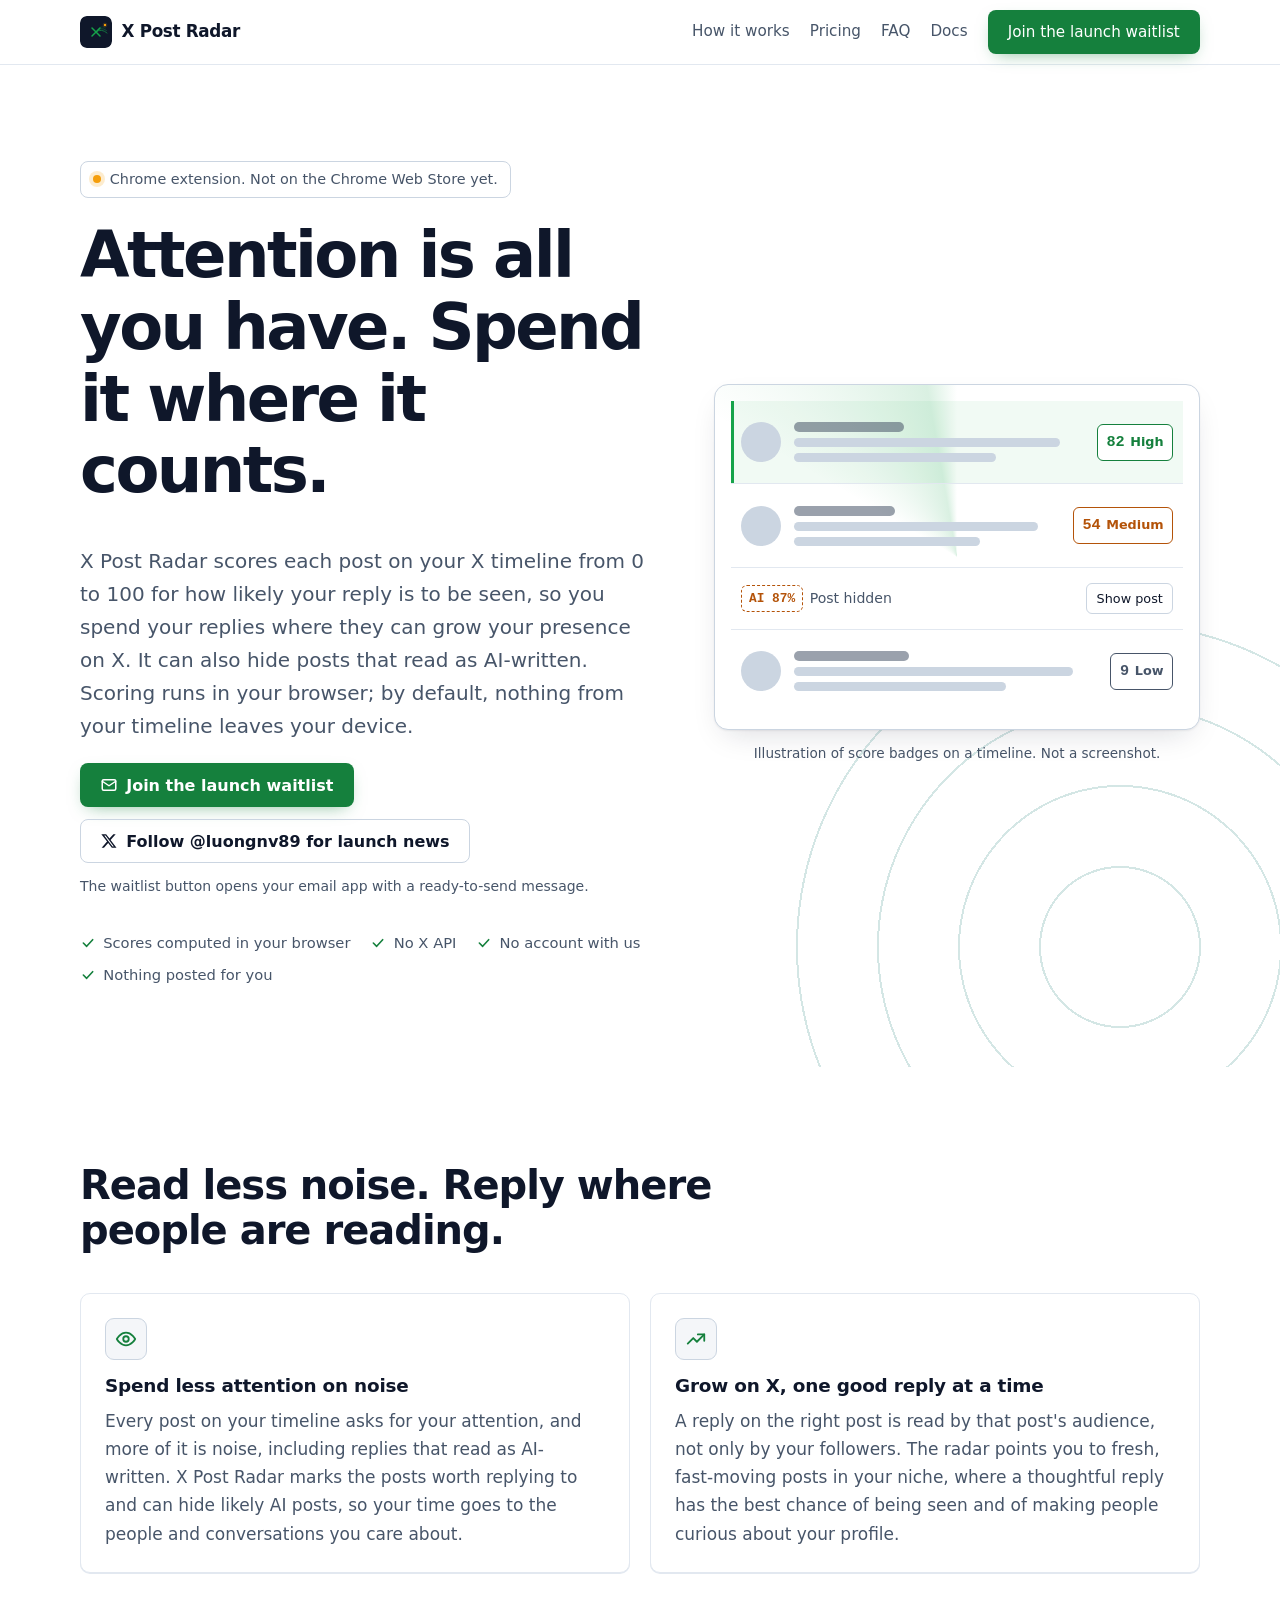
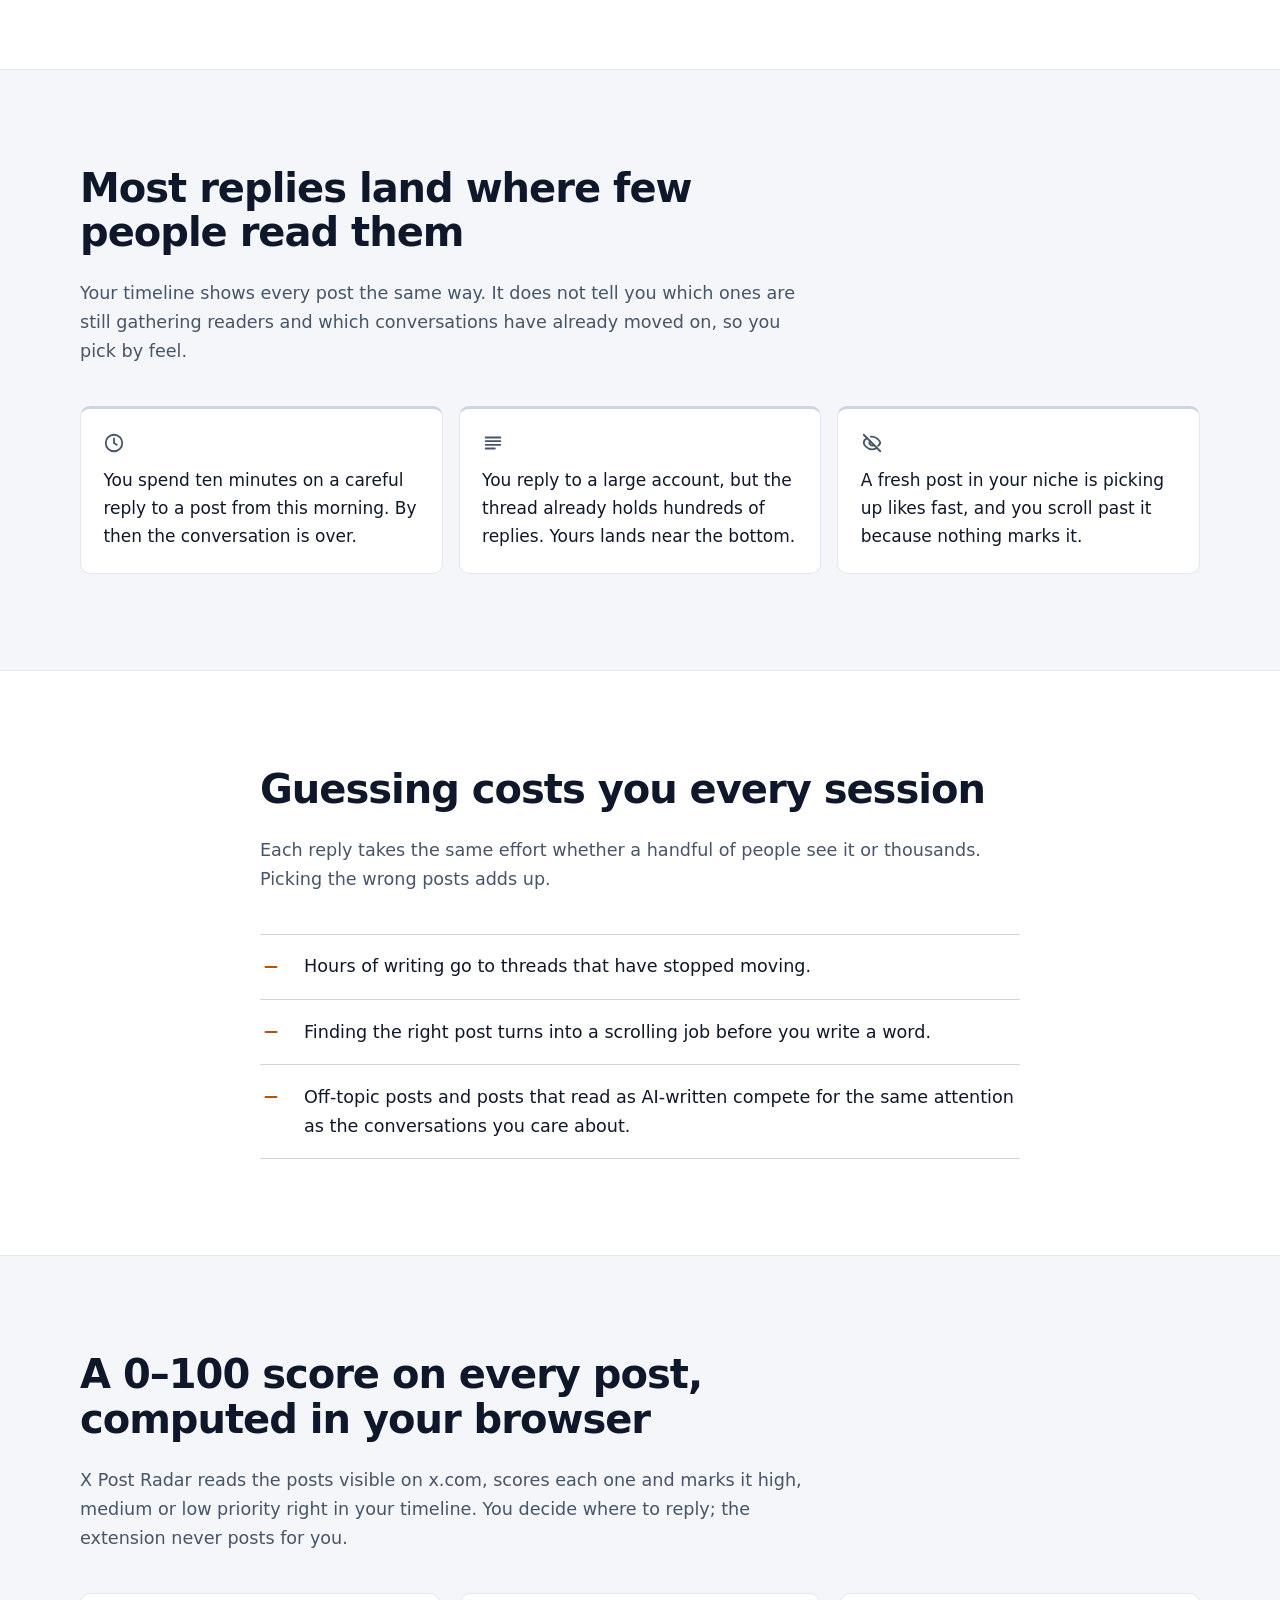
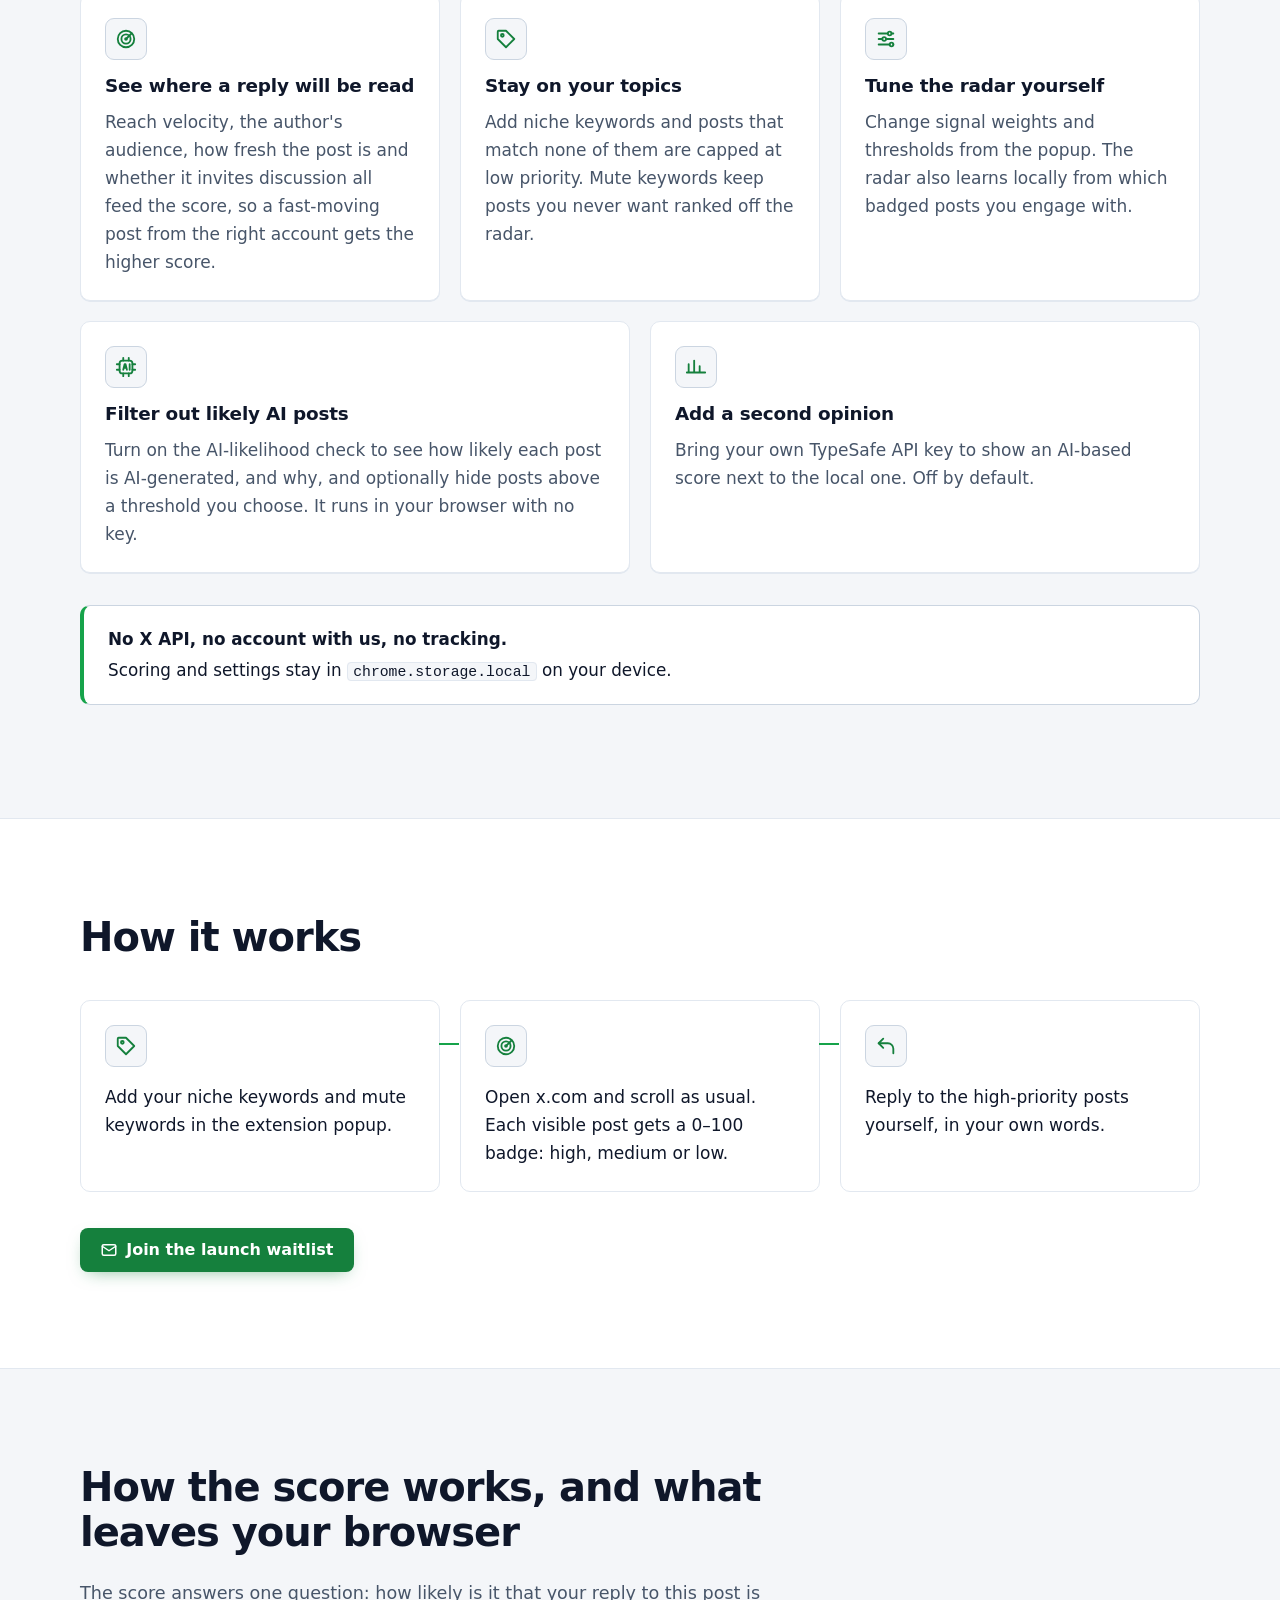
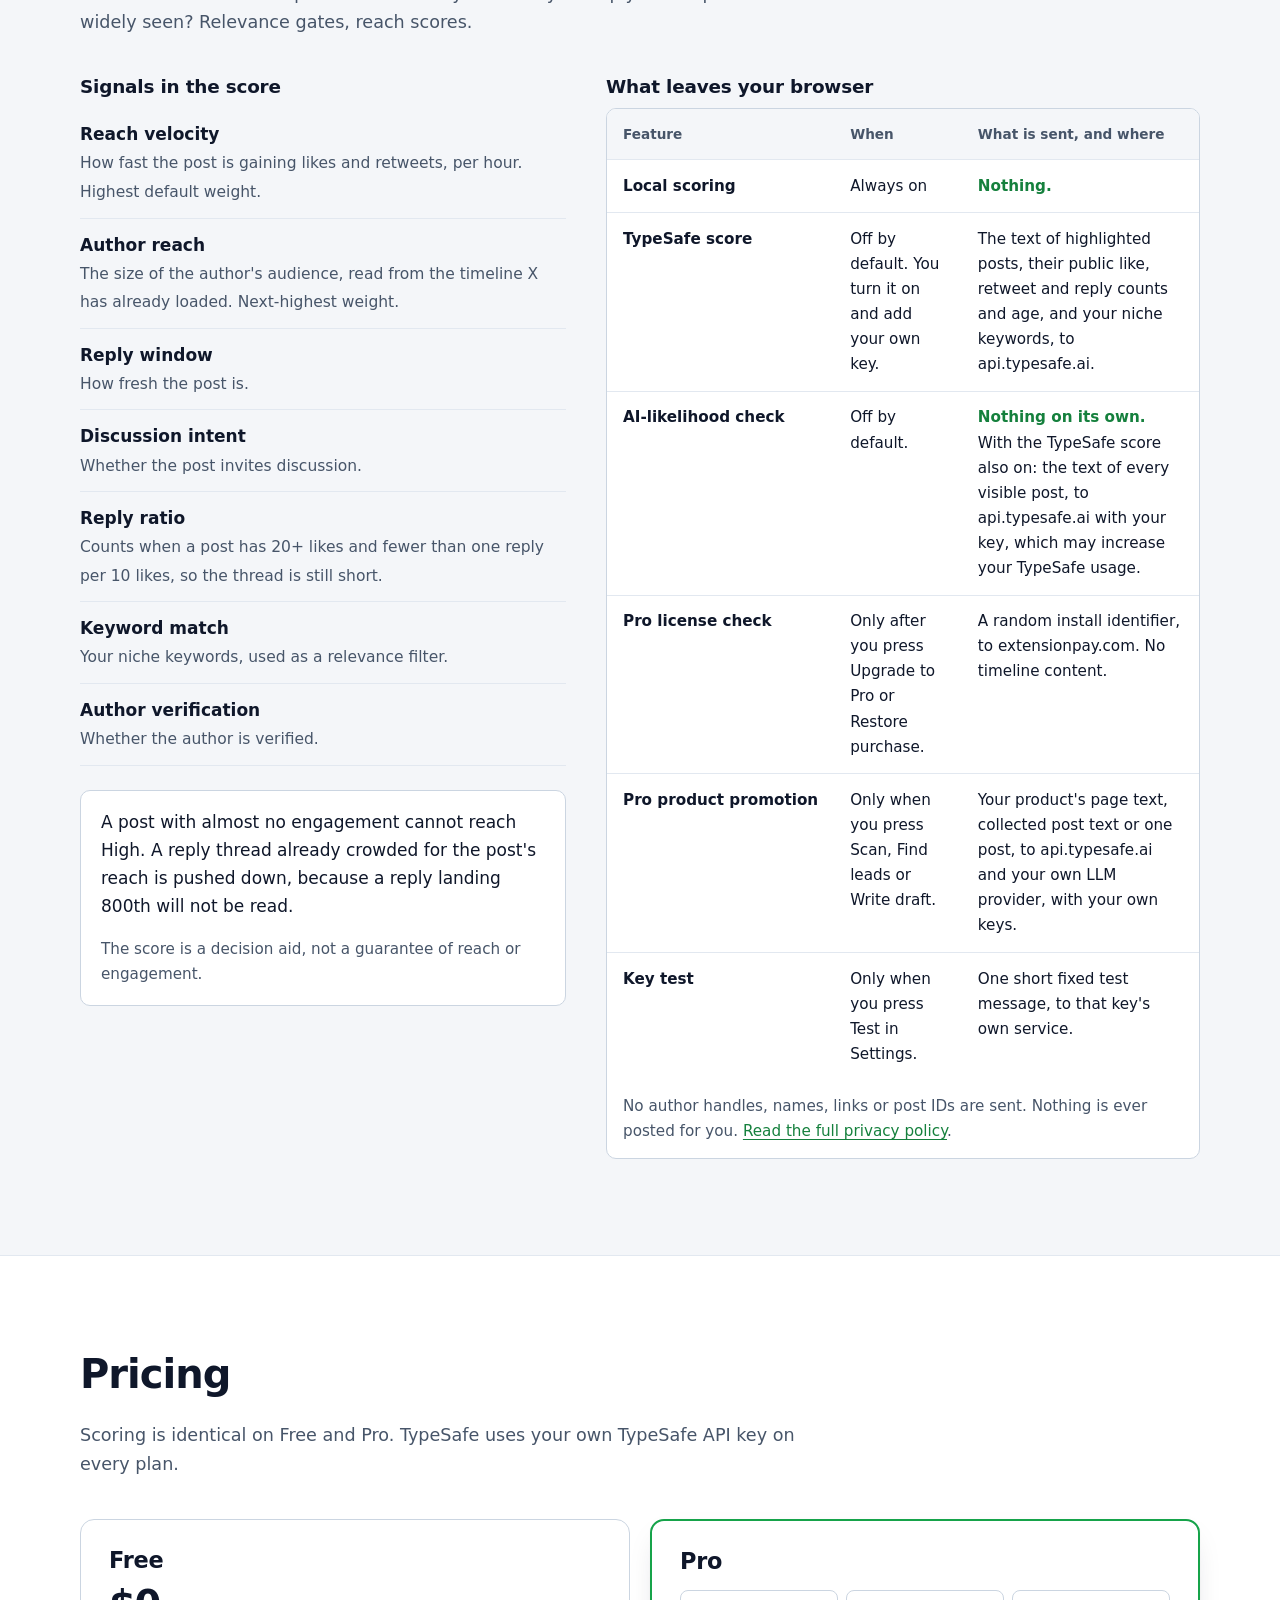
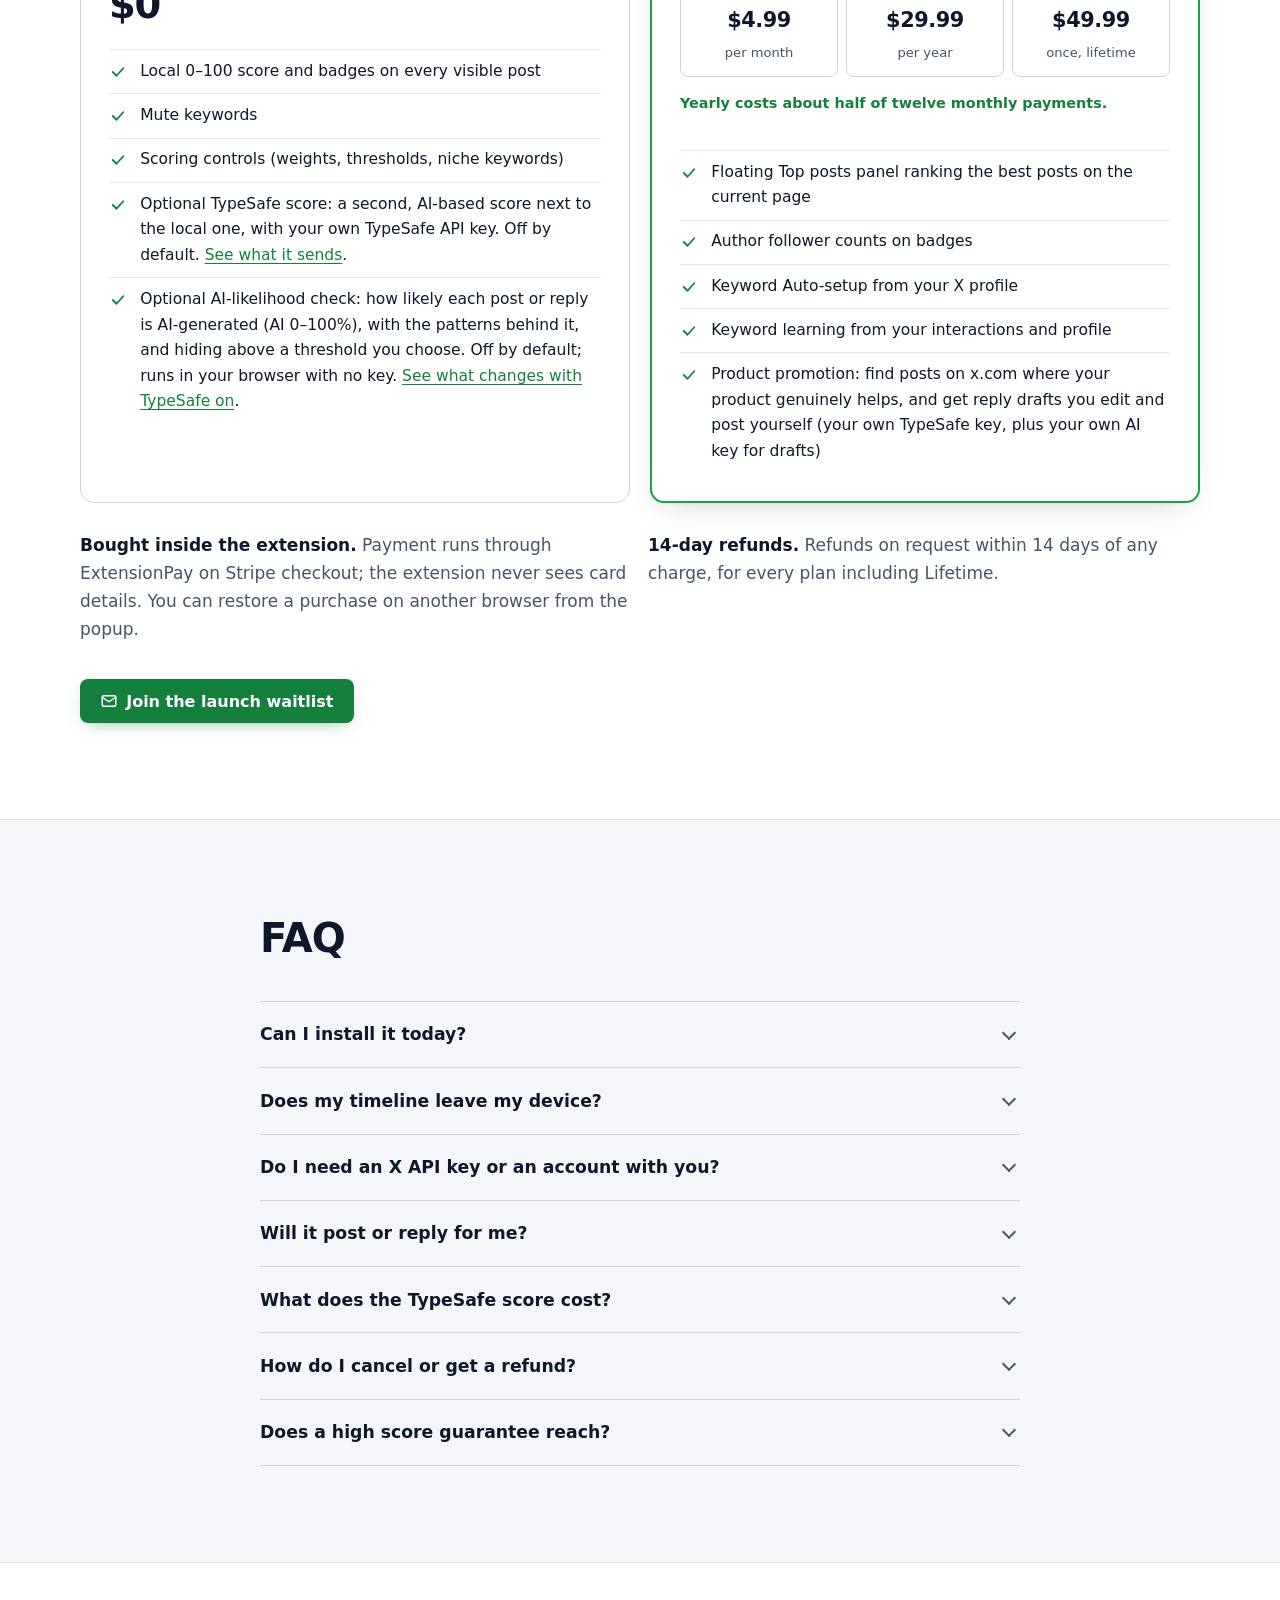
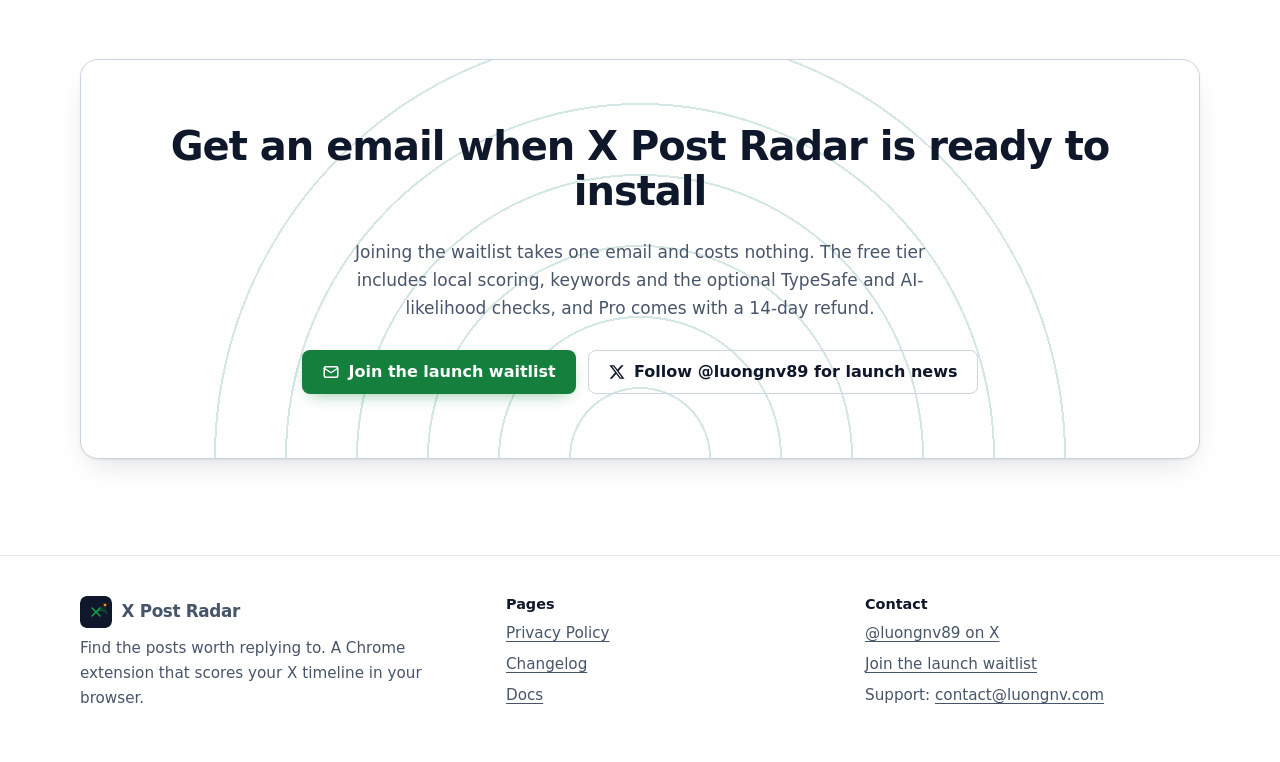
<file: index.html>
<!doctype html>
<html lang="en">
<head>
<meta charset="utf-8">
<meta name="viewport" content="width=device-width, initial-scale=1">
<title>X Post Radar: spend your attention on the X posts worth replying to</title>
<meta name="description" content="A Chrome extension that filters the noise on your X timeline and scores each post 0 to 100 for reply opportunity, in your browser, so you spend your attention on the replies that grow your presence. Join the launch waitlist.">
<meta name="referrer" content="no-referrer">
<meta name="color-scheme" content="light dark">
<meta property="og:type" content="website">
<meta property="og:title" content="X Post Radar: spend your attention on the X posts worth replying to">
<meta property="og:description" content="A Chrome extension that filters the noise on your X timeline and scores each post 0 to 100 for reply opportunity, in your browser, so you spend your attention on the replies that grow your presence. Join the launch waitlist.">
<meta property="og:url" content="https://x-radar.luongnv.com/">
<meta property="og:image" content="https://x-radar.luongnv.com/img/social-card.png">
<meta property="og:image:width" content="1200">
<meta property="og:image:height" content="630">
<meta property="og:image:alt" content="X Post Radar: find the posts worth replying to">
<meta name="twitter:card" content="summary_large_image">
<meta name="twitter:creator" content="@luongnv89">
<link rel="canonical" href="https://x-radar.luongnv.com/">
<link rel="icon" href="img/favicon.svg" type="image/svg+xml">
<link rel="stylesheet" href="css/style.css">
</head>
<body>
<!--email_off-->
<a class="skip" href="#main">Skip to content</a>
<header class="site-header">
  <div class="wrap">
    <a class="brand" href="index.html" aria-label="X Post Radar home"><img src="img/logo-icon.svg" alt="" width="32" height="32">X Post Radar</a>
    <nav class="nav" aria-label="Main">
      <a class="nav-opt" href="#how">How it works</a><a class="nav-opt" href="#pricing">Pricing</a><a class="nav-opt" href="#faq">FAQ</a><a class="nav-docs" href="docs.html">Docs</a>
      <a class="btn btn-primary" href="mailto:contact@luongnv.com?subject=X%20Post%20Radar%20waitlist&amp;body=Please%20add%20me%20to%20the%20X%20Post%20Radar%20waitlist.">Join the launch waitlist</a>
    </nav>
  </div>
</header>
<main id="main">
<section class="hero" aria-labelledby="hero-title">
  <div class="wrap">
    <div>
      <p class="status"><span class="blip" aria-hidden="true"></span>Chrome extension. Not on the Chrome Web Store yet.</p>
      <h1 id="hero-title">Attention is all you have. Spend it where it counts.</h1>
      <p class="lede">X Post Radar scores each post on your X timeline from 0 to 100 for how likely your reply is to be seen, so you spend your replies where they can grow your presence on X. It can also hide posts that read as AI-written. Scoring runs in your browser; by default, nothing from your timeline leaves your device.</p>
      <div class="btn-row"><a class="btn btn-primary" href="mailto:contact@luongnv.com?subject=X%20Post%20Radar%20waitlist&amp;body=Please%20add%20me%20to%20the%20X%20Post%20Radar%20waitlist."><svg viewBox="0 0 24 24" fill="none" stroke="currentColor" stroke-width="2" stroke-linecap="round" stroke-linejoin="round" aria-hidden="true"><rect x="3" y="5" width="18" height="14" rx="2"/><path d="m3 7 9 6 9-6"/></svg>Join the launch waitlist</a><a class="btn btn-ghost" href="https://x.com/luongnv89" rel="noopener"><svg viewBox="0 0 24 24" fill="currentColor" aria-hidden="true"><path d="M17.8 3h3.1l-6.8 7.7L22 21h-6.2l-4.9-6.4L5.3 21H2.2l7.2-8.3L1.8 3h6.4l4.4 5.8L17.8 3Zm-1.1 16.2h1.7L7.4 4.7H5.6l11.1 14.5Z"/></svg>Follow @luongnv89 for launch news</a></div>
      <p class="hint">The waitlist button opens your email app with a ready-to-send message.</p>
      <ul class="trust" aria-label="Key facts">
        <li><svg viewBox="0 0 24 24" fill="none" stroke="currentColor" stroke-width="2.4" stroke-linecap="round" stroke-linejoin="round" aria-hidden="true"><path d="m5 12 5 5 9-10"/></svg>Scores computed in your browser</li>
        <li><svg viewBox="0 0 24 24" fill="none" stroke="currentColor" stroke-width="2.4" stroke-linecap="round" stroke-linejoin="round" aria-hidden="true"><path d="m5 12 5 5 9-10"/></svg>No X API</li>
        <li><svg viewBox="0 0 24 24" fill="none" stroke="currentColor" stroke-width="2.4" stroke-linecap="round" stroke-linejoin="round" aria-hidden="true"><path d="m5 12 5 5 9-10"/></svg>No account with us</li>
        <li><svg viewBox="0 0 24 24" fill="none" stroke="currentColor" stroke-width="2.4" stroke-linecap="round" stroke-linejoin="round" aria-hidden="true"><path d="m5 12 5 5 9-10"/></svg>Nothing posted for you</li>
      </ul>
    </div>
    <figure class="radar">
      <div class="radar-card" role="img" aria-label="Illustration: a timeline where one post has a high score badge of 82, one a medium badge of 54, one is hidden with an AI-likelihood of 87% and a Show post button, and one has a low badge of 9.">
        <div class="post is-high" aria-hidden="true"><span class="avatar"></span><span class="lines"><span></span><span></span><span></span></span><span class="badge badge-high"><b>82</b>High</span></div>
        <div class="post" aria-hidden="true"><span class="avatar"></span><span class="lines"><span></span><span></span><span></span></span><span class="badge badge-med"><b>54</b>Medium</span></div>
        <div class="post is-hidden" aria-hidden="true"><span class="chip"><span class="chip-ai">AI 87%</span>Post hidden</span><span class="fake-btn">Show post</span></div>
        <div class="post" aria-hidden="true"><span class="avatar"></span><span class="lines"><span></span><span></span><span></span></span><span class="badge badge-low"><b>9</b>Low</span></div>
      </div>
      <figcaption>Illustration of score badges on a timeline. Not a screenshot.</figcaption>
    </figure>
  </div>
</section>

<section class="section" id="why" aria-labelledby="why-title">
  <div class="wrap">
    <div class="section-head">
      <h2 id="why-title">Read less noise. Reply where people are reading.</h2>
    </div>
    <div class="features pair">
      <article class="card"><div class="icon"><svg viewBox="0 0 24 24" fill="none" stroke="currentColor" stroke-width="2" stroke-linecap="round" stroke-linejoin="round" aria-hidden="true"><path d="M2 12s3.6-7 10-7 10 7 10 7-3.6 7-10 7S2 12 2 12Z"/><circle cx="12" cy="12" r="3"/></svg></div><h3>Spend less attention on noise</h3><p>Every post on your timeline asks for your attention, and more of it is noise, including replies that read as AI-written. X Post Radar marks the posts worth replying to and can hide likely AI posts, so your time goes to the people and conversations you care about.</p></article>
      <article class="card"><div class="icon"><svg viewBox="0 0 24 24" fill="none" stroke="currentColor" stroke-width="2" stroke-linecap="round" stroke-linejoin="round" aria-hidden="true"><path d="M3 17l6-6 4 4 8-8"/><path d="M14 7h7v7"/></svg></div><h3>Grow on X, one good reply at a time</h3><p>A reply on the right post is read by that post's audience, not only by your followers. The radar points you to fresh, fast-moving posts in your niche, where a thoughtful reply has the best chance of being seen and of making people curious about your profile.</p></article>
    </div>
  </div>
</section>

<section class="section alt" aria-labelledby="problem-title">
  <div class="wrap">
    <div class="section-head">
      <h2 id="problem-title">Most replies land where few people read them</h2>
      <p>Your timeline shows every post the same way. It does not tell you which ones are still gathering readers and which conversations have already moved on, so you pick by feel.</p>
    </div>
    <div class="scenarios">
      <div class="scenario"><svg viewBox="0 0 24 24" fill="none" stroke="currentColor" stroke-width="2" stroke-linecap="round" stroke-linejoin="round" aria-hidden="true"><circle cx="12" cy="12" r="9"/><path d="M12 7v5l3 2"/></svg><p>You spend ten minutes on a careful reply to a post from this morning. By then the conversation is over.</p></div>
      <div class="scenario"><svg viewBox="0 0 24 24" fill="none" stroke="currentColor" stroke-width="2" stroke-linecap="round" stroke-linejoin="round" aria-hidden="true"><path d="M4 6h16M4 10h16M4 14h16M4 18h10"/></svg><p>You reply to a large account, but the thread already holds hundreds of replies. Yours lands near the bottom.</p></div>
      <div class="scenario"><svg viewBox="0 0 24 24" fill="none" stroke="currentColor" stroke-width="2" stroke-linecap="round" stroke-linejoin="round" aria-hidden="true"><path d="M3 3l18 18"/><path d="M10.6 5.1A9.8 9.8 0 0 1 12 5c5 0 9 5 9 7a10.7 10.7 0 0 1-2.4 3.2M6.6 6.6C4.4 8 3 10.6 3 12c0 2 4 7 9 7a9.3 9.3 0 0 0 4.4-1.1"/><path d="M9.9 9.9a3 3 0 0 0 4.2 4.2"/></svg><p>A fresh post in your niche is picking up likes fast, and you scroll past it because nothing marks it.</p></div>
    </div>
  </div>
</section>

<section class="section" aria-labelledby="agitate-title">
  <div class="narrow">
    <div class="section-head">
      <h2 id="agitate-title">Guessing costs you every session</h2>
      <p>Each reply takes the same effort whether a handful of people see it or thousands. Picking the wrong posts adds up.</p>
    </div>
    <ul class="costs">
      <li><svg viewBox="0 0 24 24" fill="none" stroke="currentColor" stroke-width="2.2" stroke-linecap="round" aria-hidden="true"><path d="M6 12h12"/></svg><span>Hours of writing go to threads that have stopped moving.</span></li>
      <li><svg viewBox="0 0 24 24" fill="none" stroke="currentColor" stroke-width="2.2" stroke-linecap="round" aria-hidden="true"><path d="M6 12h12"/></svg><span>Finding the right post turns into a scrolling job before you write a word.</span></li>
      <li><svg viewBox="0 0 24 24" fill="none" stroke="currentColor" stroke-width="2.2" stroke-linecap="round" aria-hidden="true"><path d="M6 12h12"/></svg><span>Off-topic posts and posts that read as AI-written compete for the same attention as the conversations you care about.</span></li>
    </ul>
  </div>
</section>

<section class="section alt" aria-labelledby="solution-title">
  <div class="wrap">
    <div class="section-head">
      <h2 id="solution-title">A 0–100 score on every post, computed in your browser</h2>
      <p>X Post Radar reads the posts visible on x.com, scores each one and marks it high, medium or low priority right in your timeline. You decide where to reply; the extension never posts for you.</p>
    </div>
    <div class="features">
      <article class="card"><div class="icon"><svg viewBox="0 0 24 24" fill="none" stroke="currentColor" stroke-width="2" stroke-linecap="round" stroke-linejoin="round" aria-hidden="true"><circle cx="12" cy="12" r="9"/><circle cx="12" cy="12" r="5"/><path d="M12 12 18 6"/><circle cx="12" cy="12" r="1" fill="currentColor"/></svg></div><h3>See where a reply will be read</h3><p>Reach velocity, the author's audience, how fresh the post is and whether it invites discussion all feed the score, so a fast-moving post from the right account gets the higher score.</p></article>
      <article class="card"><div class="icon"><svg viewBox="0 0 24 24" fill="none" stroke="currentColor" stroke-width="2" stroke-linecap="round" stroke-linejoin="round" aria-hidden="true"><path d="M3 12V4a1 1 0 0 1 1-1h8l9 9-9 9-9-9Z"/><circle cx="8" cy="8" r="1.5"/></svg></div><h3>Stay on your topics</h3><p>Add niche keywords and posts that match none of them are capped at low priority. Mute keywords keep posts you never want ranked off the radar.</p></article>
      <article class="card"><div class="icon"><svg viewBox="0 0 24 24" fill="none" stroke="currentColor" stroke-width="2" stroke-linecap="round" aria-hidden="true"><path d="M4 6h10M18 6h2M4 12h4M12 12h8M4 18h12M20 18h0"/><circle cx="16" cy="6" r="2"/><circle cx="10" cy="12" r="2"/><circle cx="18" cy="18" r="2"/></svg></div><h3>Tune the radar yourself</h3><p>Change signal weights and thresholds from the popup. The radar also learns locally from which badged posts you engage with.</p></article>
      <article class="card"><div class="icon"><svg viewBox="0 0 24 24" fill="none" stroke="currentColor" stroke-width="2" stroke-linecap="round" stroke-linejoin="round" aria-hidden="true"><rect x="5" y="5" width="14" height="14" rx="3"/><path d="M9 15l1.5-6h1L13 15M9.6 13h2.8M16 9v6"/><path d="M9 2v3M15 2v3M9 19v3M15 19v3M2 9h3M2 15h3M19 9h3M19 15h3"/></svg></div><h3>Filter out likely AI posts</h3><p>Turn on the AI-likelihood check to see how likely each post is AI-generated, and why, and optionally hide posts above a threshold you choose. It runs in your browser with no key.</p></article>
      <article class="card"><div class="icon"><svg viewBox="0 0 24 24" fill="none" stroke="currentColor" stroke-width="2" stroke-linecap="round" stroke-linejoin="round" aria-hidden="true"><path d="M4 18V9M10 18V5M16 18v-7M22 18H2"/></svg></div><h3>Add a second opinion</h3><p>Bring your own TypeSafe API key to show an AI-based score next to the local one. Off by default.</p></article>
    </div>
    <p class="edge"><strong>No X API, no account with us, no tracking.</strong>Scoring and settings stay in <code>chrome.storage.local</code> on your device.</p>
  </div>
</section>

<section class="section" id="how" aria-labelledby="how-title">
  <div class="wrap">
    <div class="section-head"><h2 id="how-title">How it works</h2></div>
    <ol class="steps">
      <li><div class="icon"><svg viewBox="0 0 24 24" fill="none" stroke="currentColor" stroke-width="2" stroke-linecap="round" stroke-linejoin="round" aria-hidden="true"><path d="M3 12V4a1 1 0 0 1 1-1h8l9 9-9 9-9-9Z"/><circle cx="8" cy="8" r="1.5"/></svg></div><p>Add your niche keywords and mute keywords in the extension popup.</p></li>
      <li><div class="icon"><svg viewBox="0 0 24 24" fill="none" stroke="currentColor" stroke-width="2" stroke-linecap="round" stroke-linejoin="round" aria-hidden="true"><circle cx="12" cy="12" r="9"/><circle cx="12" cy="12" r="5"/><path d="M12 12 18 6"/><circle cx="12" cy="12" r="1" fill="currentColor"/></svg></div><p>Open x.com and scroll as usual. Each visible post gets a 0–100 badge: high, medium or low.</p></li>
      <li><div class="icon"><svg viewBox="0 0 24 24" fill="none" stroke="currentColor" stroke-width="2" stroke-linecap="round" stroke-linejoin="round" aria-hidden="true"><path d="M9 14 4 9l5-5"/><path d="M4 9h10a6 6 0 0 1 6 6v5"/></svg></div><p>Reply to the high-priority posts yourself, in your own words.</p></li>
    </ol>
    <div class="btn-row"><a class="btn btn-primary" href="mailto:contact@luongnv.com?subject=X%20Post%20Radar%20waitlist&amp;body=Please%20add%20me%20to%20the%20X%20Post%20Radar%20waitlist."><svg viewBox="0 0 24 24" fill="none" stroke="currentColor" stroke-width="2" stroke-linecap="round" stroke-linejoin="round" aria-hidden="true"><rect x="3" y="5" width="18" height="14" rx="2"/><path d="m3 7 9 6 9-6"/></svg>Join the launch waitlist</a></div>
  </div>
</section>

<section class="section alt" id="score" aria-labelledby="score-title">
  <div class="wrap">
    <div class="section-head">
      <h2 id="score-title">How the score works, and what leaves your browser</h2>
      <p>The score answers one question: how likely is it that your reply to this post is widely seen? Relevance gates, reach scores.</p>
    </div>
    <div class="split">
      <div>
        <h3>Signals in the score</h3>
        <ul class="signals">
          <li><strong>Reach velocity</strong><span>How fast the post is gaining likes and retweets, per hour. Highest default weight.</span></li>
          <li><strong>Author reach</strong><span>The size of the author's audience, read from the timeline X has already loaded. Next-highest weight.</span></li>
          <li><strong>Reply window</strong><span>How fresh the post is.</span></li>
          <li><strong>Discussion intent</strong><span>Whether the post invites discussion.</span></li>
          <li><strong>Reply ratio</strong><span>Counts when a post has 20+ likes and fewer than one reply per 10 likes, so the thread is still short.</span></li>
          <li><strong>Keyword match</strong><span>Your niche keywords, used as a relevance filter.</span></li>
          <li><strong>Author verification</strong><span>Whether the author is verified.</span></li>
        </ul>
        <div class="guards">
          <p>A post with almost no engagement cannot reach High. A reply thread already crowded for the post's reach is pushed down, because a reply landing 800th will not be read.</p>
          <p class="note">The score is a decision aid, not a guarantee of reach or engagement.</p>
        </div>
      </div>
      <div>
        <h3>What leaves your browser</h3>
        <div class="table-wrap">
          <table>
            <caption class="note table-note">No author handles, names, links or post IDs are sent. Nothing is ever posted for you. <a href="privacy.html">Read the full privacy policy</a>.</caption>
            <thead><tr><th scope="col">Feature</th><th scope="col">When</th><th scope="col">What is sent, and where</th></tr></thead>
            <tbody>
              <tr><td>Local scoring</td><td>Always on</td><td><span class="nothing">Nothing.</span></td></tr><tr><td>TypeSafe score</td><td>Off by default. You turn it on and add your own key.</td><td>The text of highlighted posts, their public like, retweet and reply counts and age, and your niche keywords, to api.typesafe.ai.</td></tr><tr><td>AI-likelihood check</td><td>Off by default.</td><td><span class="nothing">Nothing on its own.</span> With the TypeSafe score also on: the text of every visible post, to api.typesafe.ai with your key, which may increase your TypeSafe usage.</td></tr><tr><td>Pro license check</td><td>Only after you press Upgrade to Pro or Restore purchase.</td><td>A random install identifier, to extensionpay.com. No timeline content.</td></tr><tr><td>Pro product promotion</td><td>Only when you press Scan, Find leads or Write draft.</td><td>Your product's page text, collected post text or one post, to api.typesafe.ai and your own LLM provider, with your own keys.</td></tr><tr><td>Key test</td><td>Only when you press Test in Settings.</td><td>One short fixed test message, to that key's own service.</td></tr>
            </tbody>
          </table>
        </div>
      </div>
    </div>
  </div>
</section>

<section class="section" id="pricing" aria-labelledby="pricing-title">
  <div class="wrap">
    <div class="section-head">
      <h2 id="pricing-title">Pricing</h2>
      <p>Scoring is identical on Free and Pro. TypeSafe uses your own TypeSafe API key on every plan.</p>
    </div>
    <div class="plans">
      <div class="plan">
        <h3>Free</h3>
        <p class="price">$0</p>
        <ul><li><svg viewBox="0 0 24 24" fill="none" stroke="currentColor" stroke-width="2.4" stroke-linecap="round" stroke-linejoin="round" aria-hidden="true"><path d="m5 12 5 5 9-10"/></svg><span>Local 0–100 score and badges on every visible post</span></li><li><svg viewBox="0 0 24 24" fill="none" stroke="currentColor" stroke-width="2.4" stroke-linecap="round" stroke-linejoin="round" aria-hidden="true"><path d="m5 12 5 5 9-10"/></svg><span>Mute keywords</span></li><li><svg viewBox="0 0 24 24" fill="none" stroke="currentColor" stroke-width="2.4" stroke-linecap="round" stroke-linejoin="round" aria-hidden="true"><path d="m5 12 5 5 9-10"/></svg><span>Scoring controls (weights, thresholds, niche keywords)</span></li><li><svg viewBox="0 0 24 24" fill="none" stroke="currentColor" stroke-width="2.4" stroke-linecap="round" stroke-linejoin="round" aria-hidden="true"><path d="m5 12 5 5 9-10"/></svg><span>Optional TypeSafe score: a second, AI-based score next to the local one, with your own TypeSafe API key. Off by default. <a href="#score">See what it sends</a>.</span></li><li><svg viewBox="0 0 24 24" fill="none" stroke="currentColor" stroke-width="2.4" stroke-linecap="round" stroke-linejoin="round" aria-hidden="true"><path d="m5 12 5 5 9-10"/></svg><span>Optional AI-likelihood check: how likely each post or reply is AI-generated (AI 0–100%), with the patterns behind it, and hiding above a threshold you choose. Off by default; runs in your browser with no key. <a href="#score">See what changes with TypeSafe on</a>.</span></li></ul>
      </div>
      <div class="plan pro">
        <h3>Pro</h3>
        <div class="rates">
          <div class="rate"><b>$4.99</b><span>per month</span></div>
          <div class="rate"><b>$29.99</b><span>per year</span></div>
          <div class="rate"><b>$49.99</b><span>once, lifetime</span></div>
        </div>
        <p class="callout">Yearly costs about half of twelve monthly payments.</p>
        <ul><li><svg viewBox="0 0 24 24" fill="none" stroke="currentColor" stroke-width="2.4" stroke-linecap="round" stroke-linejoin="round" aria-hidden="true"><path d="m5 12 5 5 9-10"/></svg><span>Floating Top posts panel ranking the best posts on the current page</span></li><li><svg viewBox="0 0 24 24" fill="none" stroke="currentColor" stroke-width="2.4" stroke-linecap="round" stroke-linejoin="round" aria-hidden="true"><path d="m5 12 5 5 9-10"/></svg><span>Author follower counts on badges</span></li><li><svg viewBox="0 0 24 24" fill="none" stroke="currentColor" stroke-width="2.4" stroke-linecap="round" stroke-linejoin="round" aria-hidden="true"><path d="m5 12 5 5 9-10"/></svg><span>Keyword Auto-setup from your X profile</span></li><li><svg viewBox="0 0 24 24" fill="none" stroke="currentColor" stroke-width="2.4" stroke-linecap="round" stroke-linejoin="round" aria-hidden="true"><path d="m5 12 5 5 9-10"/></svg><span>Keyword learning from your interactions and profile</span></li><li><svg viewBox="0 0 24 24" fill="none" stroke="currentColor" stroke-width="2.4" stroke-linecap="round" stroke-linejoin="round" aria-hidden="true"><path d="m5 12 5 5 9-10"/></svg><span>Product promotion: find posts on x.com where your product genuinely helps, and get reply drafts you edit and post yourself (your own TypeSafe key, plus your own AI key for drafts)</span></li></ul>
      </div>
    </div>
    <div class="pricing-notes">
      <p><strong>Bought inside the extension.</strong> Payment runs through ExtensionPay on Stripe checkout; the extension never sees card details. You can restore a purchase on another browser from the popup.</p>
      <p><strong>14-day refunds.</strong> Refunds on request within 14 days of any charge, for every plan including Lifetime.</p>
    </div>
    <div class="btn-row"><a class="btn btn-primary" href="mailto:contact@luongnv.com?subject=X%20Post%20Radar%20waitlist&amp;body=Please%20add%20me%20to%20the%20X%20Post%20Radar%20waitlist."><svg viewBox="0 0 24 24" fill="none" stroke="currentColor" stroke-width="2" stroke-linecap="round" stroke-linejoin="round" aria-hidden="true"><rect x="3" y="5" width="18" height="14" rx="2"/><path d="m3 7 9 6 9-6"/></svg>Join the launch waitlist</a></div>
  </div>
</section>

<section class="section alt" id="faq" aria-labelledby="faq-title">
  <div class="narrow">
    <div class="section-head"><h2 id="faq-title">FAQ</h2></div>
    <div class="faq">
      <details><summary>Can I install it today?</summary><p>Not yet. X Post Radar is not on the Chrome Web Store. Join the waitlist and you will get an email when it is listed.</p></details><details><summary>Does my timeline leave my device?</summary><p>Not by default. Local scoring reads the posts on the x.com pages you open and computes scores inside your browser. Post text leaves only if you turn on the TypeSafe score with your own key, or use Pro product promotion. The table above lists exactly what is sent.</p></details><details><summary>Do I need an X API key or an account with you?</summary><p>No. The extension does not use the X API, and there is no X Post Radar account or server.</p></details><details><summary>Will it post or reply for me?</summary><p>No. Nothing is ever posted for you. Pro product promotion can draft a reply with your own AI key; you edit it, copy it and post it yourself.</p></details><details><summary>What does the TypeSafe score cost?</summary><p>X Post Radar does not charge for it on any plan. It uses your own TypeSafe API key, so requests are billed to your TypeSafe account. Results are cached per post to keep the cost down.</p></details><details><summary>How do I cancel or get a refund?</summary><p>Cancel any time from the popup with Manage plan; Pro stays active until the end of the paid period. For a refund within 14 days of a charge, email <a href="mailto:contact@luongnv.com?subject=X%20Post%20Radar%20support">contact@luongnv.com</a> with your purchase email address.</p></details><details><summary>Does a high score guarantee reach?</summary><p>No. The score is a decision aid, not a guarantee of reach or engagement, and X can change its pages and ranking at any time.</p></details>
    </div>
  </div>
</section>

<section class="section final" id="waitlist" aria-labelledby="final-title">
  <div class="wrap">
    <div class="panel">
      <h2 id="final-title">Get an email when X Post Radar is ready to install</h2>
      <p>Joining the waitlist takes one email and costs nothing. The free tier includes local scoring, keywords and the optional TypeSafe and AI-likelihood checks, and Pro comes with a 14-day refund.</p>
      <div class="btn-row"><a class="btn btn-primary" href="mailto:contact@luongnv.com?subject=X%20Post%20Radar%20waitlist&amp;body=Please%20add%20me%20to%20the%20X%20Post%20Radar%20waitlist."><svg viewBox="0 0 24 24" fill="none" stroke="currentColor" stroke-width="2" stroke-linecap="round" stroke-linejoin="round" aria-hidden="true"><rect x="3" y="5" width="18" height="14" rx="2"/><path d="m3 7 9 6 9-6"/></svg>Join the launch waitlist</a><a class="btn btn-ghost" href="https://x.com/luongnv89" rel="noopener"><svg viewBox="0 0 24 24" fill="currentColor" aria-hidden="true"><path d="M17.8 3h3.1l-6.8 7.7L22 21h-6.2l-4.9-6.4L5.3 21H2.2l7.2-8.3L1.8 3h6.4l4.4 5.8L17.8 3Zm-1.1 16.2h1.7L7.4 4.7H5.6l11.1 14.5Z"/></svg>Follow @luongnv89 for launch news</a></div>
    </div>
  </div>
</section>
</main>
<footer class="site-footer">
  <div class="wrap">
    <div>
      <a class="brand" href="index.html"><img src="img/logo-icon.svg" alt="" width="32" height="32">X Post Radar</a>
      <p>Find the posts worth replying to. A Chrome extension that scores your X timeline in your browser.</p>
    </div>
    <nav aria-label="Site pages">
      <h2>Pages</h2>
      <ul>
        <li><a href="privacy.html">Privacy Policy</a></li>
        <li><a href="changelog.html">Changelog</a></li>
        <li><a href="docs.html">Docs</a></li>
      </ul>
    </nav>
    <div>
      <h2>Contact</h2>
      <ul>
        <li><a href="https://x.com/luongnv89" rel="noopener">@luongnv89 on X</a></li>
        <li><a href="mailto:contact@luongnv.com?subject=X%20Post%20Radar%20waitlist&amp;body=Please%20add%20me%20to%20the%20X%20Post%20Radar%20waitlist.">Join the launch waitlist</a></li>
        <li>Support: <a href="mailto:contact@luongnv.com?subject=X%20Post%20Radar%20support">contact@luongnv.com</a></li>
      </ul>
    </div>
  </div>
</footer>
<!--/email_off-->
</body>
</html>
</file>
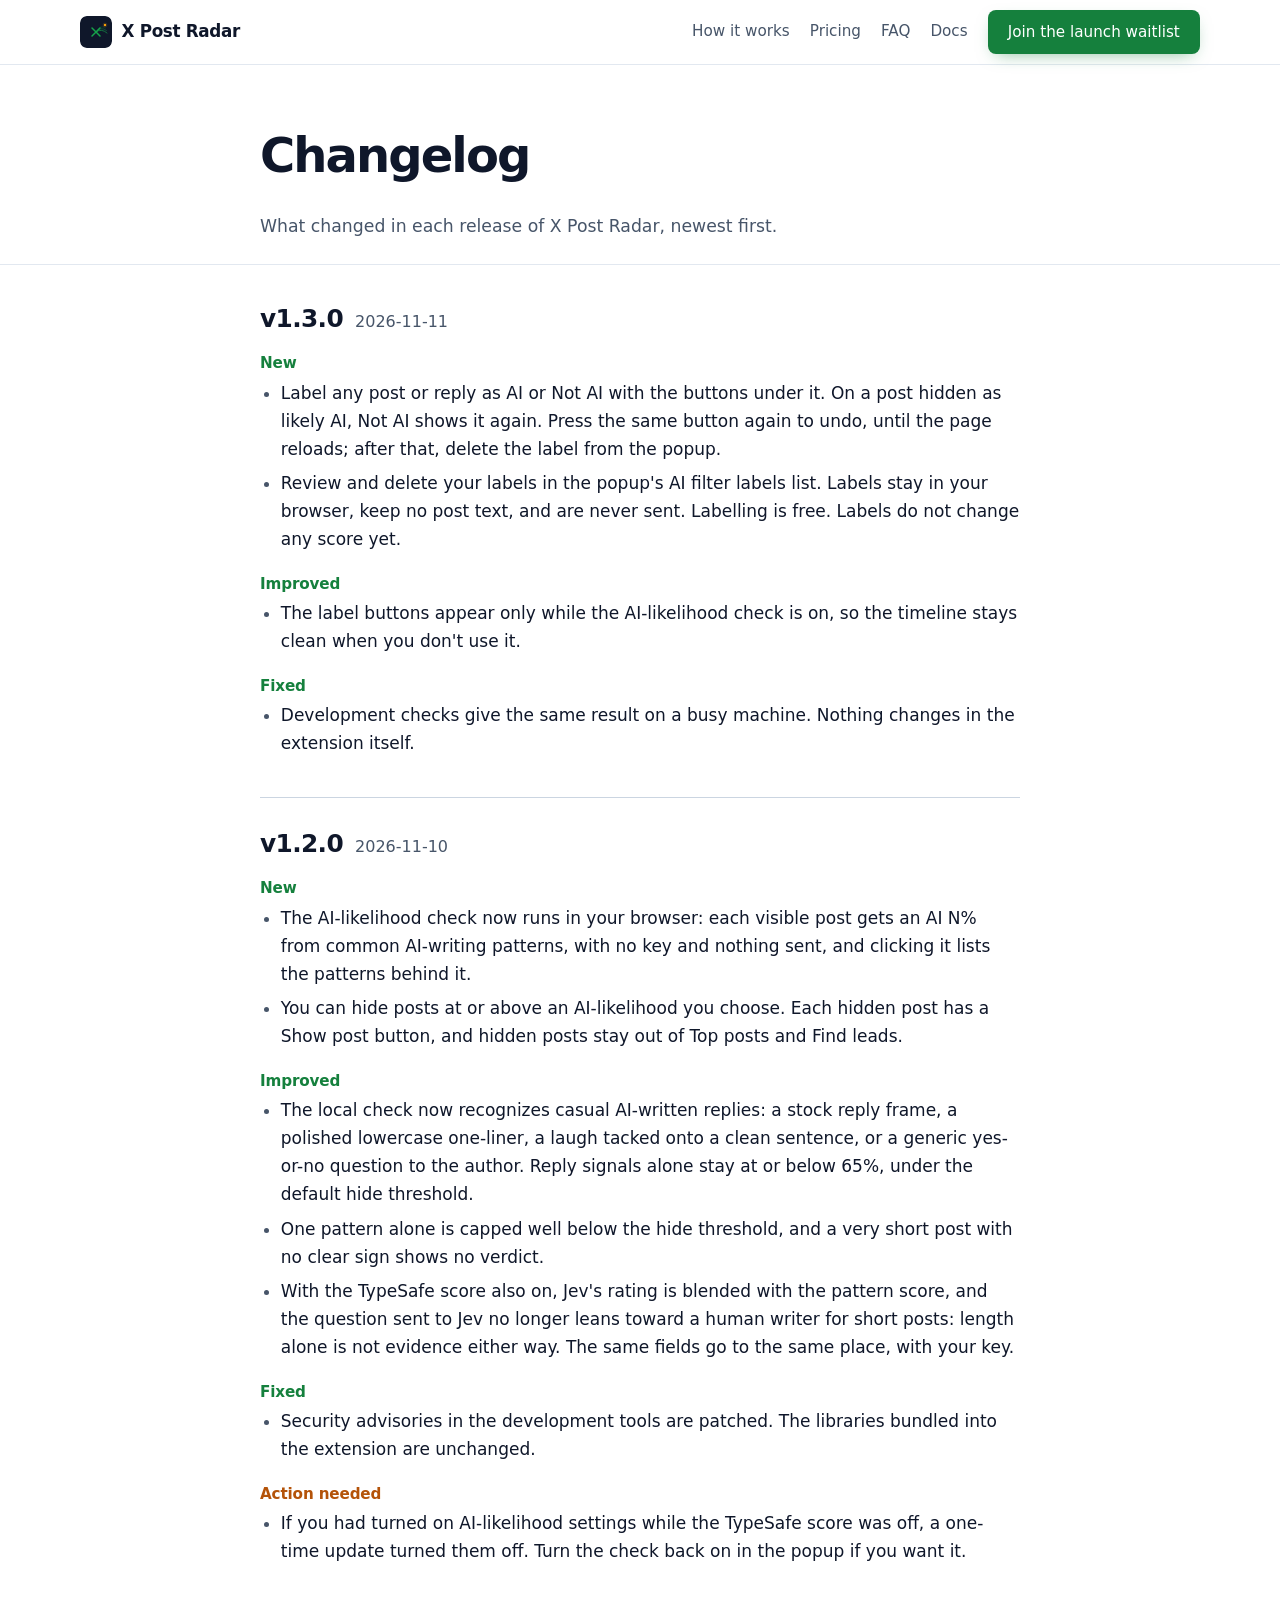
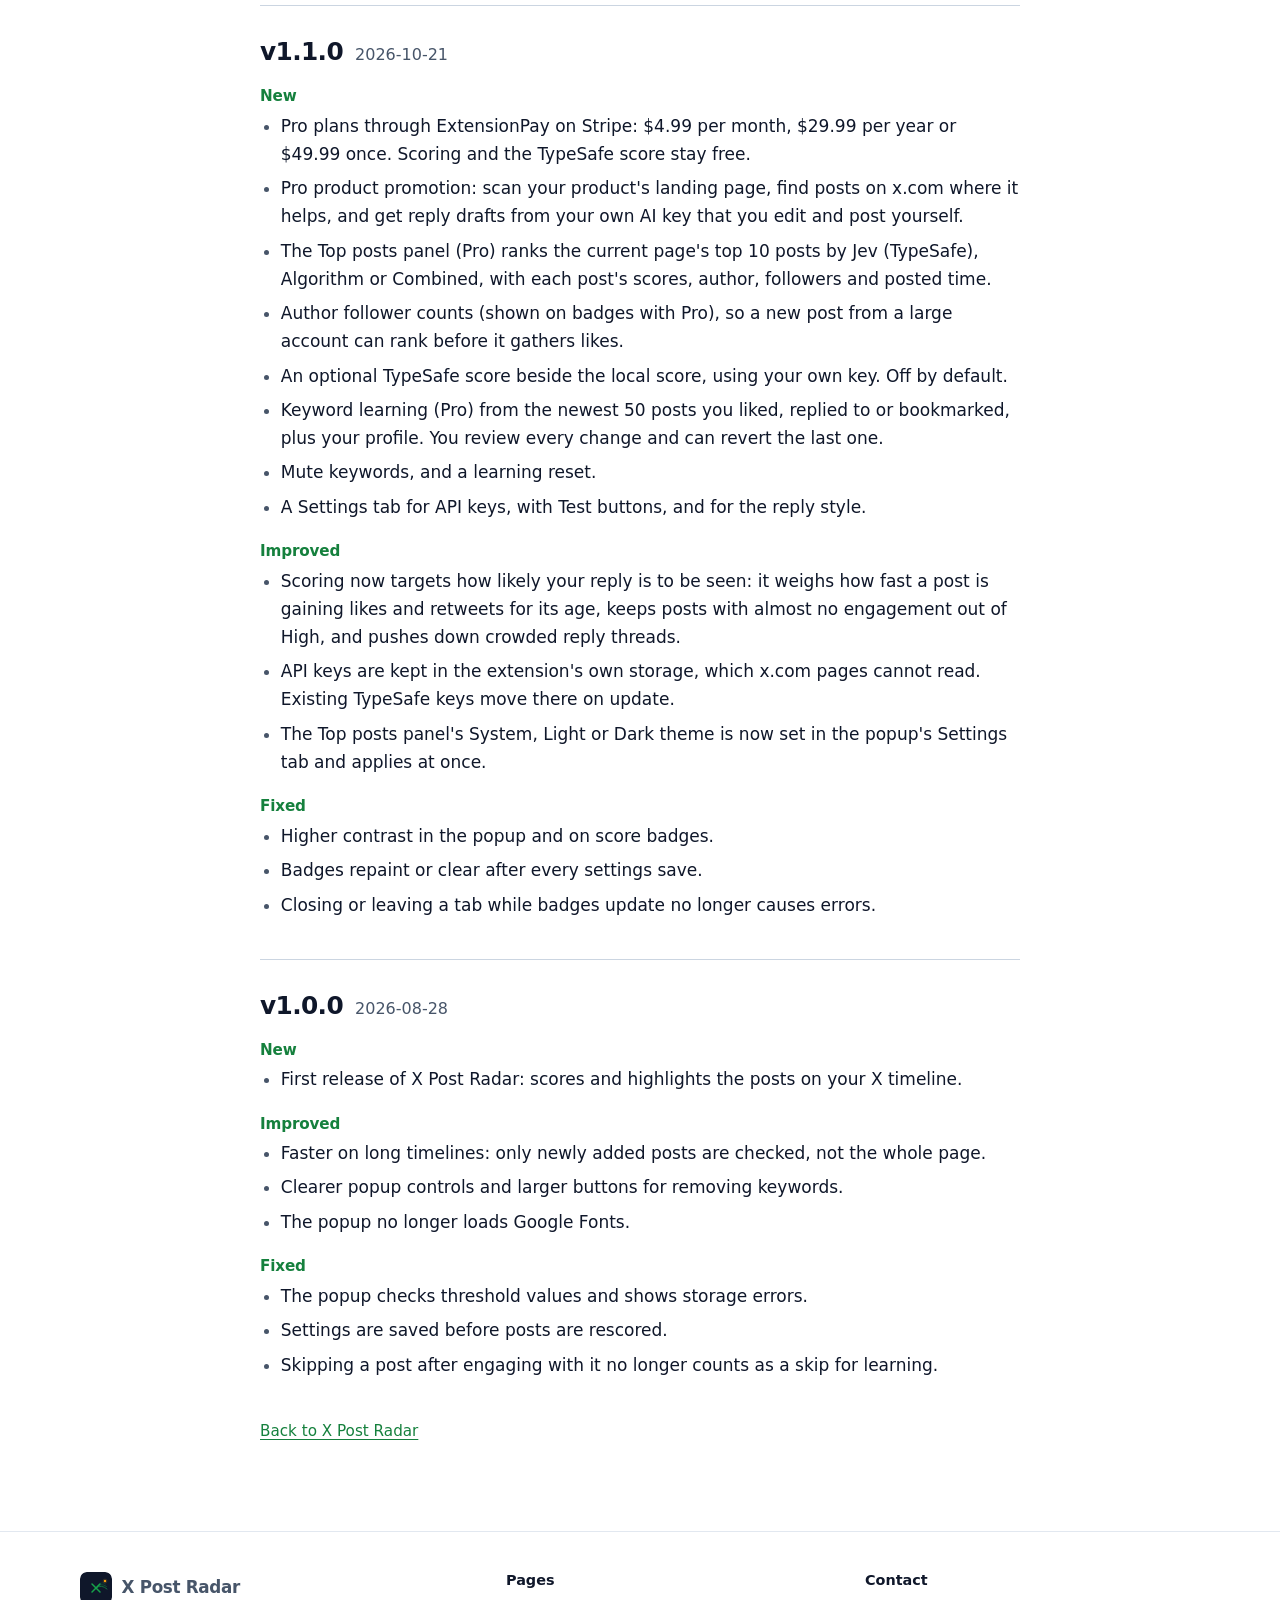
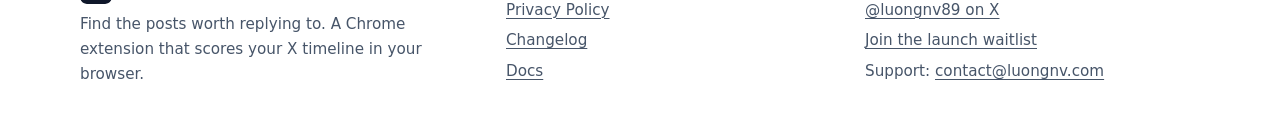
<file: changelog.html>
<!doctype html>
<html lang="en">
<head>
<meta charset="utf-8">
<meta name="viewport" content="width=device-width, initial-scale=1">
<title>Changelog · X Post Radar</title>
<meta name="description" content="Release notes for X Post Radar v1.3.0, v1.2.0, v1.1.0 and v1.0.0.">
<meta name="referrer" content="no-referrer">
<meta name="color-scheme" content="light dark">
<meta property="og:type" content="website">
<meta property="og:title" content="Changelog · X Post Radar">
<meta property="og:description" content="Release notes for X Post Radar v1.3.0, v1.2.0, v1.1.0 and v1.0.0.">
<link rel="icon" href="img/favicon.svg" type="image/svg+xml">
<link rel="stylesheet" href="css/style.css">
</head>
<body>
<!--email_off-->
<a class="skip" href="#main">Skip to content</a>
<header class="site-header">
  <div class="wrap">
    <a class="brand" href="index.html" aria-label="X Post Radar home"><img src="img/logo-icon.svg" alt="" width="32" height="32">X Post Radar</a>
    <nav class="nav" aria-label="Main">
      <a class="nav-opt" href="index.html#how">How it works</a><a class="nav-opt" href="index.html#pricing">Pricing</a><a class="nav-opt" href="index.html#faq">FAQ</a><a class="nav-docs" href="docs.html">Docs</a>
      <a class="btn btn-primary" href="mailto:contact@luongnv.com?subject=X%20Post%20Radar%20waitlist&amp;body=Please%20add%20me%20to%20the%20X%20Post%20Radar%20waitlist.">Join the launch waitlist</a>
    </nav>
  </div>
</header>
<main id="main">
<div class="doc-hero"><div class="narrow">
  <h1>Changelog</h1>
  <p>What changed in each release of X Post Radar, newest first.</p>
</div></div>
<article class="prose"><div class="narrow">
<section class="release" id="v1-3-0" aria-labelledby="h-v1-3-0"><h2 id="h-v1-3-0">v1.3.0 <time datetime="2026-11-11">2026-11-11</time></h2><h3>New</h3><ul><li>Label any post or reply as AI or Not AI with the buttons under it. On a post hidden as likely AI, Not AI shows it again. Press the same button again to undo, until the page reloads; after that, delete the label from the popup.</li><li>Review and delete your labels in the popup's AI filter labels list. Labels stay in your browser, keep no post text, and are never sent. Labelling is free. Labels do not change any score yet.</li></ul><h3>Improved</h3><ul><li>The label buttons appear only while the AI-likelihood check is on, so the timeline stays clean when you don't use it.</li></ul><h3>Fixed</h3><ul><li>Development checks give the same result on a busy machine. Nothing changes in the extension itself.</li></ul></section><section class="release" id="v1-2-0" aria-labelledby="h-v1-2-0"><h2 id="h-v1-2-0">v1.2.0 <time datetime="2026-11-10">2026-11-10</time></h2><h3>New</h3><ul><li>The AI-likelihood check now runs in your browser: each visible post gets an AI N% from common AI-writing patterns, with no key and nothing sent, and clicking it lists the patterns behind it.</li><li>You can hide posts at or above an AI-likelihood you choose. Each hidden post has a Show post button, and hidden posts stay out of Top posts and Find leads.</li></ul><h3>Improved</h3><ul><li>The local check now recognizes casual AI-written replies: a stock reply frame, a polished lowercase one-liner, a laugh tacked onto a clean sentence, or a generic yes-or-no question to the author. Reply signals alone stay at or below 65%, under the default hide threshold.</li><li>One pattern alone is capped well below the hide threshold, and a very short post with no clear sign shows no verdict.</li><li>With the TypeSafe score also on, Jev's rating is blended with the pattern score, and the question sent to Jev no longer leans toward a human writer for short posts: length alone is not evidence either way. The same fields go to the same place, with your key.</li></ul><h3>Fixed</h3><ul><li>Security advisories in the development tools are patched. The libraries bundled into the extension are unchanged.</li></ul><h3 class="action">Action needed</h3><ul><li>If you had turned on AI-likelihood settings while the TypeSafe score was off, a one-time update turned them off. Turn the check back on in the popup if you want it.</li></ul></section><section class="release" id="v1-1-0" aria-labelledby="h-v1-1-0"><h2 id="h-v1-1-0">v1.1.0 <time datetime="2026-10-21">2026-10-21</time></h2><h3>New</h3><ul><li>Pro plans through ExtensionPay on Stripe: $4.99 per month, $29.99 per year or $49.99 once. Scoring and the TypeSafe score stay free.</li><li>Pro product promotion: scan your product's landing page, find posts on x.com where it helps, and get reply drafts from your own AI key that you edit and post yourself.</li><li>The Top posts panel (Pro) ranks the current page's top 10 posts by Jev (TypeSafe), Algorithm or Combined, with each post's scores, author, followers and posted time.</li><li>Author follower counts (shown on badges with Pro), so a new post from a large account can rank before it gathers likes.</li><li>An optional TypeSafe score beside the local score, using your own key. Off by default.</li><li>Keyword learning (Pro) from the newest 50 posts you liked, replied to or bookmarked, plus your profile. You review every change and can revert the last one.</li><li>Mute keywords, and a learning reset.</li><li>A Settings tab for API keys, with Test buttons, and for the reply style.</li></ul><h3>Improved</h3><ul><li>Scoring now targets how likely your reply is to be seen: it weighs how fast a post is gaining likes and retweets for its age, keeps posts with almost no engagement out of High, and pushes down crowded reply threads.</li><li>API keys are kept in the extension's own storage, which x.com pages cannot read. Existing TypeSafe keys move there on update.</li><li>The Top posts panel's System, Light or Dark theme is now set in the popup's Settings tab and applies at once.</li></ul><h3>Fixed</h3><ul><li>Higher contrast in the popup and on score badges.</li><li>Badges repaint or clear after every settings save.</li><li>Closing or leaving a tab while badges update no longer causes errors.</li></ul></section><section class="release" id="v1-0-0" aria-labelledby="h-v1-0-0"><h2 id="h-v1-0-0">v1.0.0 <time datetime="2026-08-28">2026-08-28</time></h2><h3>New</h3><ul><li>First release of X Post Radar: scores and highlights the posts on your X timeline.</li></ul><h3>Improved</h3><ul><li>Faster on long timelines: only newly added posts are checked, not the whole page.</li><li>Clearer popup controls and larger buttons for removing keywords.</li><li>The popup no longer loads Google Fonts.</li></ul><h3>Fixed</h3><ul><li>The popup checks threshold values and shows storage errors.</li><li>Settings are saved before posts are rescored.</li><li>Skipping a post after engaging with it no longer counts as a skip for learning.</li></ul></section>
<p class="note" style="margin-top:2.5rem"><a href="index.html">Back to X Post Radar</a></p>
</div></article>
</main>
<footer class="site-footer">
  <div class="wrap">
    <div>
      <a class="brand" href="index.html"><img src="img/logo-icon.svg" alt="" width="32" height="32">X Post Radar</a>
      <p>Find the posts worth replying to. A Chrome extension that scores your X timeline in your browser.</p>
    </div>
    <nav aria-label="Site pages">
      <h2>Pages</h2>
      <ul>
        <li><a href="privacy.html">Privacy Policy</a></li>
        <li><a href="changelog.html" aria-current="page">Changelog</a></li>
        <li><a href="docs.html">Docs</a></li>
      </ul>
    </nav>
    <div>
      <h2>Contact</h2>
      <ul>
        <li><a href="https://x.com/luongnv89" rel="noopener">@luongnv89 on X</a></li>
        <li><a href="mailto:contact@luongnv.com?subject=X%20Post%20Radar%20waitlist&amp;body=Please%20add%20me%20to%20the%20X%20Post%20Radar%20waitlist.">Join the launch waitlist</a></li>
        <li>Support: <a href="mailto:contact@luongnv.com?subject=X%20Post%20Radar%20support">contact@luongnv.com</a></li>
      </ul>
    </div>
  </div>
</footer>
<!--/email_off-->
</body>
</html>
</file>
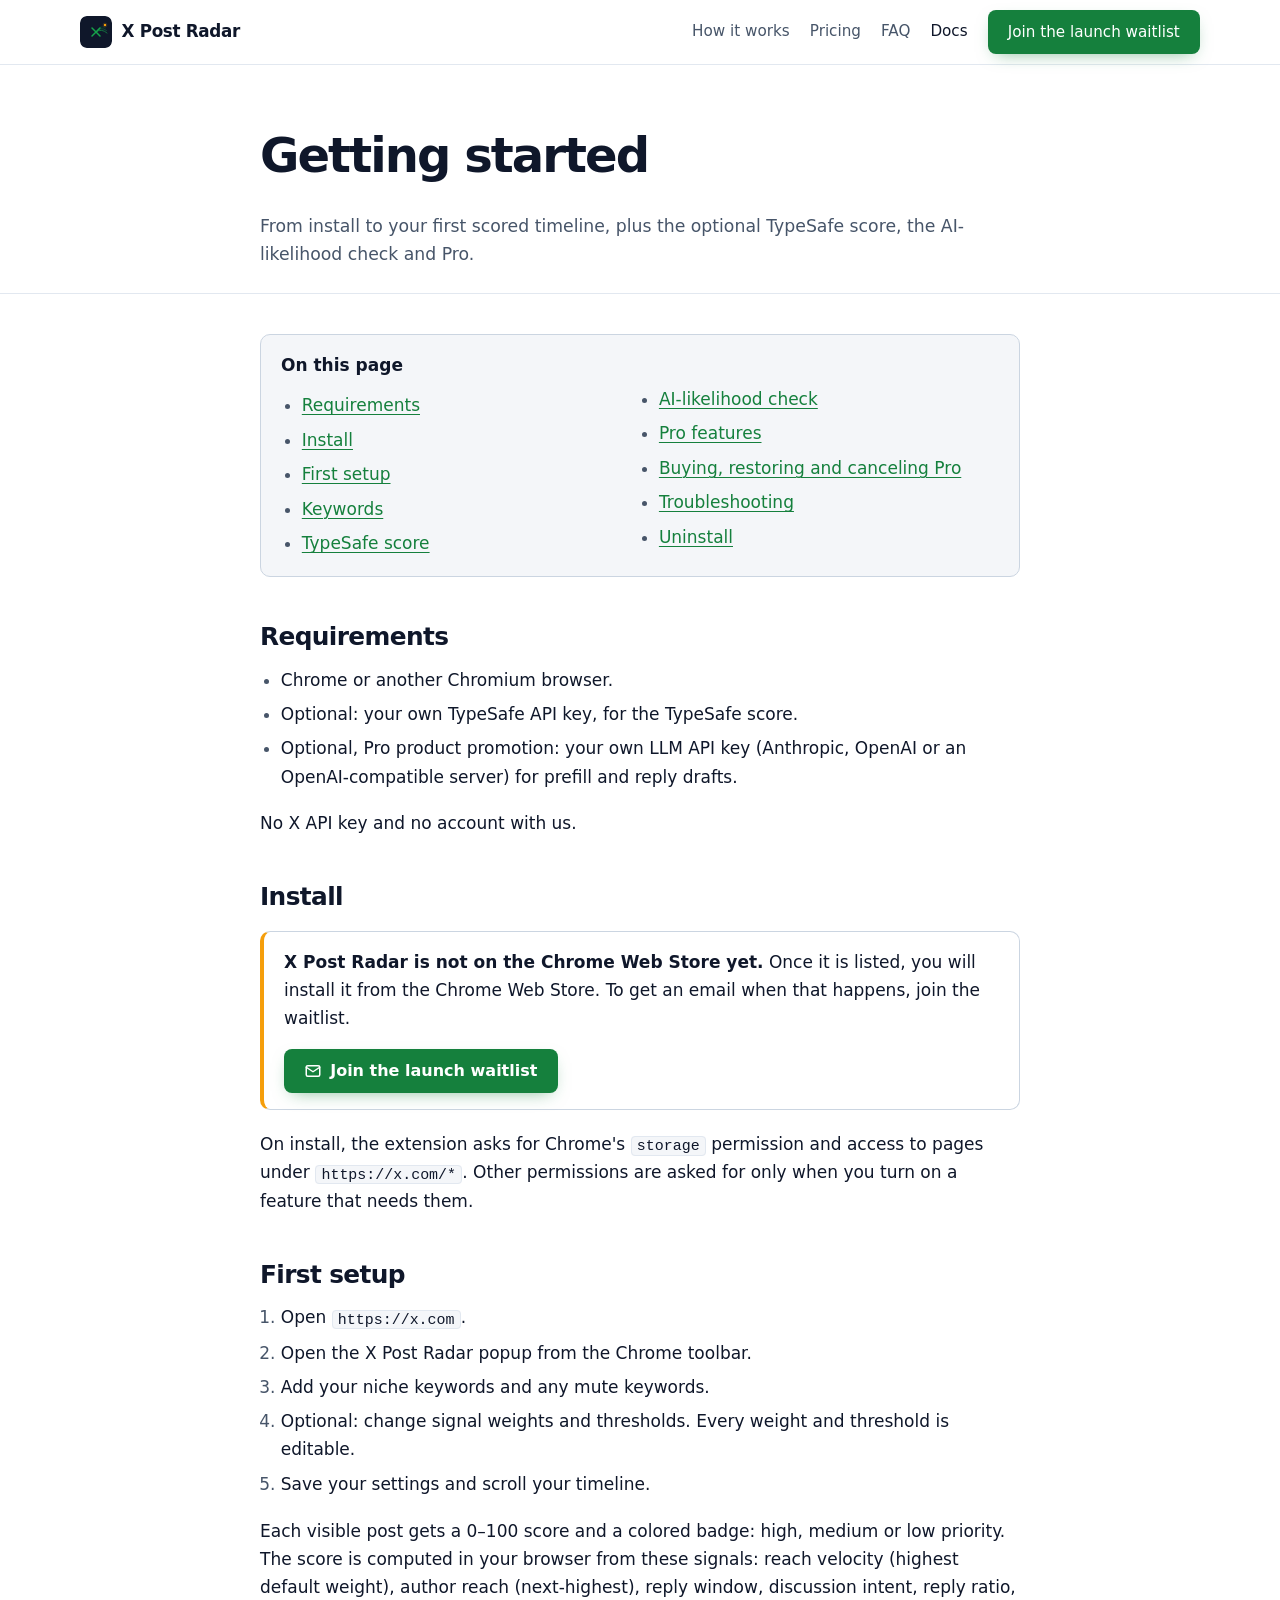
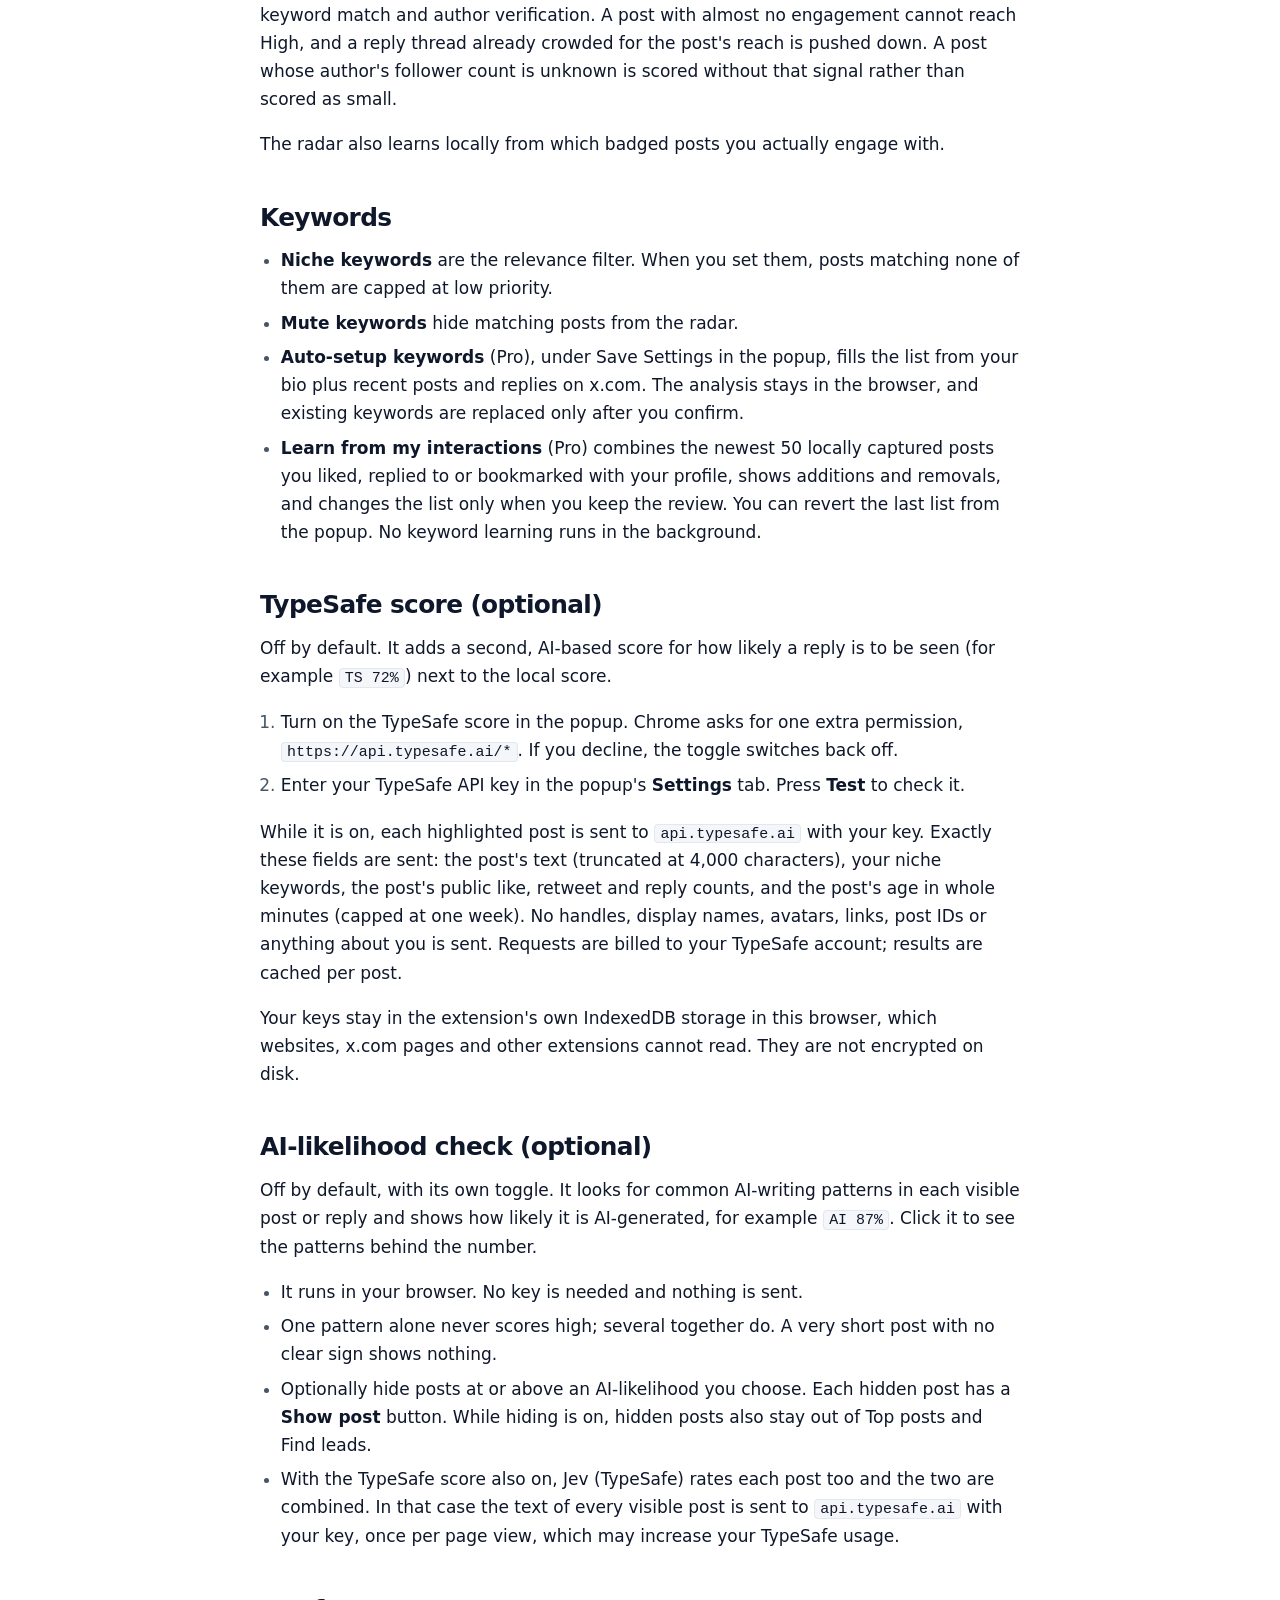
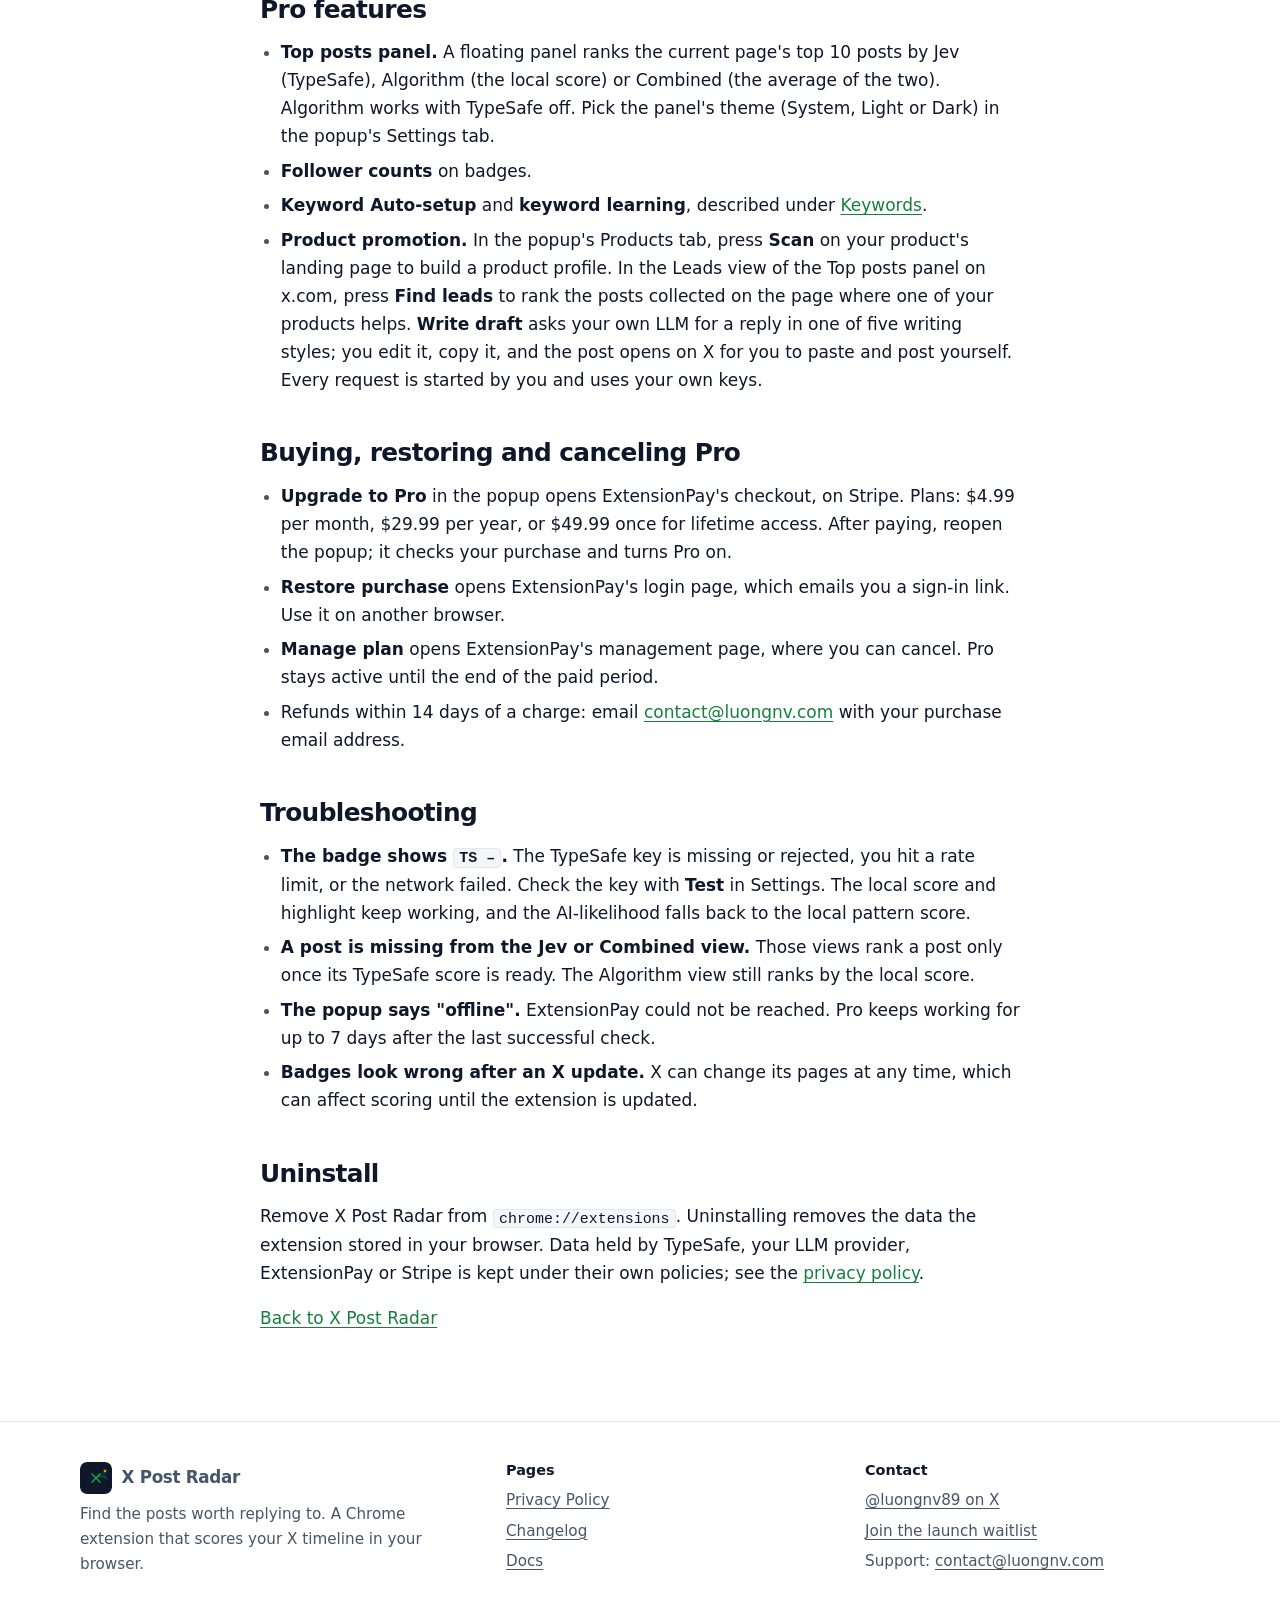
<file: docs.html>
<!doctype html>
<html lang="en">
<head>
<meta charset="utf-8">
<meta name="viewport" content="width=device-width, initial-scale=1">
<title>Getting started · X Post Radar</title>
<meta name="description" content="Install X Post Radar, set your keywords, and turn on the optional TypeSafe score, AI-likelihood check and Pro features.">
<meta name="referrer" content="no-referrer">
<meta name="color-scheme" content="light dark">
<meta property="og:type" content="website">
<meta property="og:title" content="Getting started · X Post Radar">
<meta property="og:description" content="Install X Post Radar, set your keywords, and turn on the optional TypeSafe score, AI-likelihood check and Pro features.">
<link rel="icon" href="img/favicon.svg" type="image/svg+xml">
<link rel="stylesheet" href="css/style.css">
</head>
<body>
<!--email_off-->
<a class="skip" href="#main">Skip to content</a>
<header class="site-header">
  <div class="wrap">
    <a class="brand" href="index.html" aria-label="X Post Radar home"><img src="img/logo-icon.svg" alt="" width="32" height="32">X Post Radar</a>
    <nav class="nav" aria-label="Main">
      <a class="nav-opt" href="index.html#how">How it works</a><a class="nav-opt" href="index.html#pricing">Pricing</a><a class="nav-opt" href="index.html#faq">FAQ</a><a class="nav-docs" href="docs.html" aria-current="page">Docs</a>
      <a class="btn btn-primary" href="mailto:contact@luongnv.com?subject=X%20Post%20Radar%20waitlist&amp;body=Please%20add%20me%20to%20the%20X%20Post%20Radar%20waitlist.">Join the launch waitlist</a>
    </nav>
  </div>
</header>
<main id="main">
<div class="doc-hero"><div class="narrow">
  <h1>Getting started</h1>
  <p>From install to your first scored timeline, plus the optional TypeSafe score, the AI-likelihood check and Pro.</p>
</div></div>
<article class="prose"><div class="narrow">
<nav class="toc" aria-label="On this page">
  <p>On this page</p>
  <ul>
    <li><a href="#requirements">Requirements</a></li>
    <li><a href="#install">Install</a></li>
    <li><a href="#first-setup">First setup</a></li>
    <li><a href="#keywords">Keywords</a></li>
    <li><a href="#typesafe">TypeSafe score</a></li>
    <li><a href="#ai-check">AI-likelihood check</a></li>
    <li><a href="#pro">Pro features</a></li>
    <li><a href="#buy">Buying, restoring and canceling Pro</a></li>
    <li><a href="#troubleshooting">Troubleshooting</a></li>
    <li><a href="#uninstall">Uninstall</a></li>
  </ul>
</nav>

<h2 id="requirements">Requirements</h2>
<ul>
  <li>Chrome or another Chromium browser.</li>
  <li>Optional: your own TypeSafe API key, for the TypeSafe score.</li>
  <li>Optional, Pro product promotion: your own LLM API key (Anthropic, OpenAI or an OpenAI-compatible server) for prefill and reply drafts.</li>
</ul>
<p>No X API key and no account with us.</p>

<h2 id="install">Install</h2>
<div class="callout-box">
  <p><strong>X Post Radar is not on the Chrome Web Store yet.</strong> Once it is listed, you will install it from the Chrome Web Store. To get an email when that happens, join the waitlist.</p>
  <p style="margin-top:0.9rem"><a class="btn btn-primary" href="mailto:contact@luongnv.com?subject=X%20Post%20Radar%20waitlist&amp;body=Please%20add%20me%20to%20the%20X%20Post%20Radar%20waitlist."><svg viewBox="0 0 24 24" fill="none" stroke="currentColor" stroke-width="2" stroke-linecap="round" stroke-linejoin="round" aria-hidden="true"><rect x="3" y="5" width="18" height="14" rx="2"/><path d="m3 7 9 6 9-6"/></svg>Join the launch waitlist</a></p>
</div>
<p>On install, the extension asks for Chrome's <code>storage</code> permission and access to pages under <code>https://x.com/*</code>. Other permissions are asked for only when you turn on a feature that needs them.</p>

<h2 id="first-setup">First setup</h2>
<ol>
  <li>Open <code>https://x.com</code>.</li>
  <li>Open the X Post Radar popup from the Chrome toolbar.</li>
  <li>Add your niche keywords and any mute keywords.</li>
  <li>Optional: change signal weights and thresholds. Every weight and threshold is editable.</li>
  <li>Save your settings and scroll your timeline.</li>
</ol>
<p>Each visible post gets a 0–100 score and a colored badge: high, medium or low priority. The score is computed in your browser from these signals: reach velocity (highest default weight), author reach (next-highest), reply window, discussion intent, reply ratio, keyword match and author verification. A post with almost no engagement cannot reach High, and a reply thread already crowded for the post's reach is pushed down. A post whose author's follower count is unknown is scored without that signal rather than scored as small.</p>
<p>The radar also learns locally from which badged posts you actually engage with.</p>

<h2 id="keywords">Keywords</h2>
<ul>
  <li><strong>Niche keywords</strong> are the relevance filter. When you set them, posts matching none of them are capped at low priority.</li>
  <li><strong>Mute keywords</strong> hide matching posts from the radar.</li>
  <li><strong>Auto-setup keywords</strong> (Pro), under Save Settings in the popup, fills the list from your bio plus recent posts and replies on x.com. The analysis stays in the browser, and existing keywords are replaced only after you confirm.</li>
  <li><strong>Learn from my interactions</strong> (Pro) combines the newest 50 locally captured posts you liked, replied to or bookmarked with your profile, shows additions and removals, and changes the list only when you keep the review. You can revert the last list from the popup. No keyword learning runs in the background.</li>
</ul>

<h2 id="typesafe">TypeSafe score (optional)</h2>
<p>Off by default. It adds a second, AI-based score for how likely a reply is to be seen (for example <code>TS 72%</code>) next to the local score.</p>
<ol>
  <li>Turn on the TypeSafe score in the popup. Chrome asks for one extra permission, <code>https://api.typesafe.ai/*</code>. If you decline, the toggle switches back off.</li>
  <li>Enter your TypeSafe API key in the popup's <strong>Settings</strong> tab. Press <strong>Test</strong> to check it.</li>
</ol>
<p>While it is on, each highlighted post is sent to <code>api.typesafe.ai</code> with your key. Exactly these fields are sent: the post's text (truncated at 4,000 characters), your niche keywords, the post's public like, retweet and reply counts, and the post's age in whole minutes (capped at one week). No handles, display names, avatars, links, post IDs or anything about you is sent. Requests are billed to your TypeSafe account; results are cached per post.</p>
<p>Your keys stay in the extension's own IndexedDB storage in this browser, which websites, x.com pages and other extensions cannot read. They are not encrypted on disk.</p>

<h2 id="ai-check">AI-likelihood check (optional)</h2>
<p>Off by default, with its own toggle. It looks for common AI-writing patterns in each visible post or reply and shows how likely it is AI-generated, for example <code>AI 87%</code>. Click it to see the patterns behind the number.</p>
<ul>
  <li>It runs in your browser. No key is needed and nothing is sent.</li>
  <li>One pattern alone never scores high; several together do. A very short post with no clear sign shows nothing.</li>
  <li>Optionally hide posts at or above an AI-likelihood you choose. Each hidden post has a <strong>Show post</strong> button. While hiding is on, hidden posts also stay out of Top posts and Find leads.</li>
  <li>With the TypeSafe score also on, Jev (TypeSafe) rates each post too and the two are combined. In that case the text of every visible post is sent to <code>api.typesafe.ai</code> with your key, once per page view, which may increase your TypeSafe usage.</li>
</ul>

<h2 id="pro">Pro features</h2>
<ul>
  <li><strong>Top posts panel.</strong> A floating panel ranks the current page's top 10 posts by Jev (TypeSafe), Algorithm (the local score) or Combined (the average of the two). Algorithm works with TypeSafe off. Pick the panel's theme (System, Light or Dark) in the popup's Settings tab.</li>
  <li><strong>Follower counts</strong> on badges.</li>
  <li><strong>Keyword Auto-setup</strong> and <strong>keyword learning</strong>, described under <a href="#keywords">Keywords</a>.</li>
  <li><strong>Product promotion.</strong> In the popup's Products tab, press <strong>Scan</strong> on your product's landing page to build a product profile. In the Leads view of the Top posts panel on x.com, press <strong>Find leads</strong> to rank the posts collected on the page where one of your products helps. <strong>Write draft</strong> asks your own LLM for a reply in one of five writing styles; you edit it, copy it, and the post opens on X for you to paste and post yourself. Every request is started by you and uses your own keys.</li>
</ul>

<h2 id="buy">Buying, restoring and canceling Pro</h2>
<ul>
  <li><strong>Upgrade to Pro</strong> in the popup opens ExtensionPay's checkout, on Stripe. Plans: $4.99 per month, $29.99 per year, or $49.99 once for lifetime access. After paying, reopen the popup; it checks your purchase and turns Pro on.</li>
  <li><strong>Restore purchase</strong> opens ExtensionPay's login page, which emails you a sign-in link. Use it on another browser.</li>
  <li><strong>Manage plan</strong> opens ExtensionPay's management page, where you can cancel. Pro stays active until the end of the paid period.</li>
  <li>Refunds within 14 days of a charge: email <a href="mailto:contact@luongnv.com?subject=X%20Post%20Radar%20support">contact@luongnv.com</a> with your purchase email address.</li>
</ul>

<h2 id="troubleshooting">Troubleshooting</h2>
<ul>
  <li><strong>The badge shows <code>TS –</code>.</strong> The TypeSafe key is missing or rejected, you hit a rate limit, or the network failed. Check the key with <strong>Test</strong> in Settings. The local score and highlight keep working, and the AI-likelihood falls back to the local pattern score.</li>
  <li><strong>A post is missing from the Jev or Combined view.</strong> Those views rank a post only once its TypeSafe score is ready. The Algorithm view still ranks by the local score.</li>
  <li><strong>The popup says "offline".</strong> ExtensionPay could not be reached. Pro keeps working for up to 7 days after the last successful check.</li>
  <li><strong>Badges look wrong after an X update.</strong> X can change its pages at any time, which can affect scoring until the extension is updated.</li>
</ul>

<h2 id="uninstall">Uninstall</h2>
<p>Remove X Post Radar from <code>chrome://extensions</code>. Uninstalling removes the data the extension stored in your browser. Data held by TypeSafe, your LLM provider, ExtensionPay or Stripe is kept under their own policies; see the <a href="privacy.html#retention">privacy policy</a>.</p>
<p><a href="index.html">Back to X Post Radar</a></p>
</div></article>
</main>
<footer class="site-footer">
  <div class="wrap">
    <div>
      <a class="brand" href="index.html"><img src="img/logo-icon.svg" alt="" width="32" height="32">X Post Radar</a>
      <p>Find the posts worth replying to. A Chrome extension that scores your X timeline in your browser.</p>
    </div>
    <nav aria-label="Site pages">
      <h2>Pages</h2>
      <ul>
        <li><a href="privacy.html">Privacy Policy</a></li>
        <li><a href="changelog.html">Changelog</a></li>
        <li><a href="docs.html" aria-current="page">Docs</a></li>
      </ul>
    </nav>
    <div>
      <h2>Contact</h2>
      <ul>
        <li><a href="https://x.com/luongnv89" rel="noopener">@luongnv89 on X</a></li>
        <li><a href="mailto:contact@luongnv.com?subject=X%20Post%20Radar%20waitlist&amp;body=Please%20add%20me%20to%20the%20X%20Post%20Radar%20waitlist.">Join the launch waitlist</a></li>
        <li>Support: <a href="mailto:contact@luongnv.com?subject=X%20Post%20Radar%20support">contact@luongnv.com</a></li>
      </ul>
    </div>
  </div>
</footer>
<!--/email_off-->
</body>
</html>
</file>
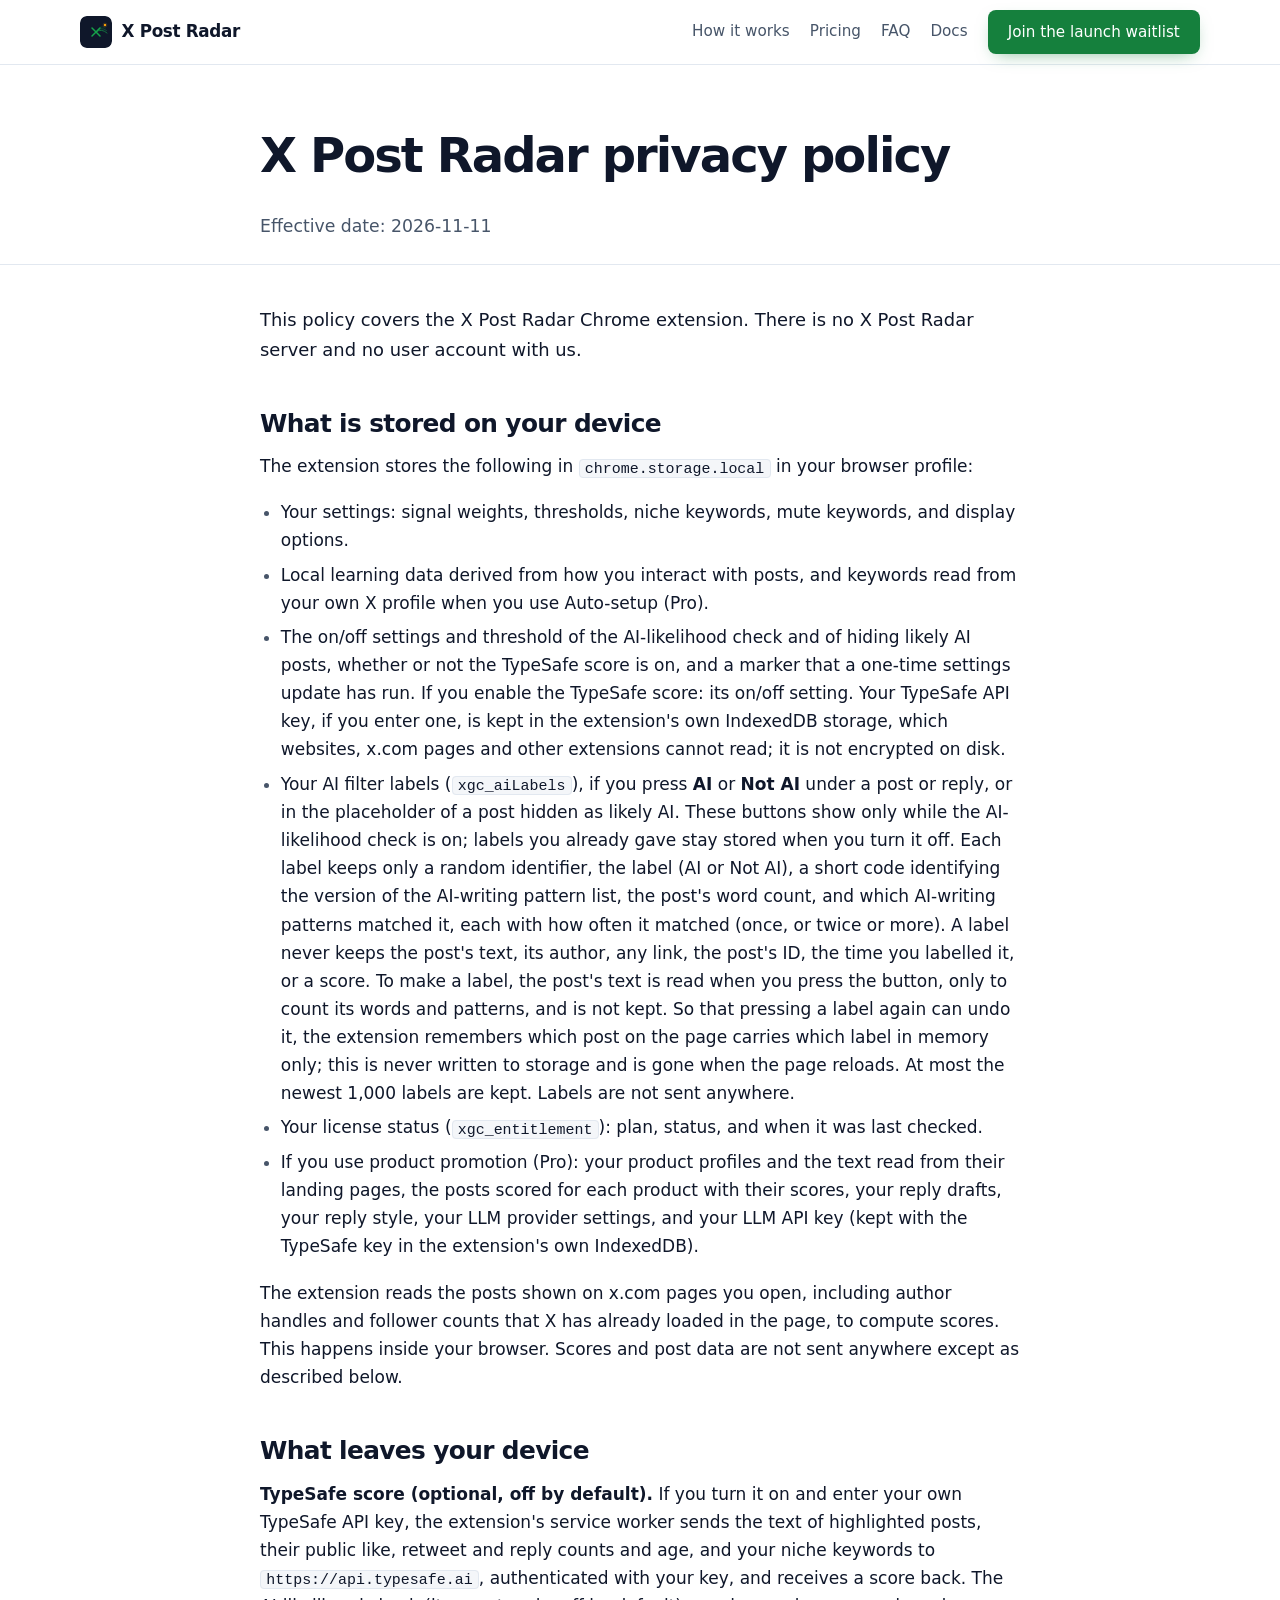
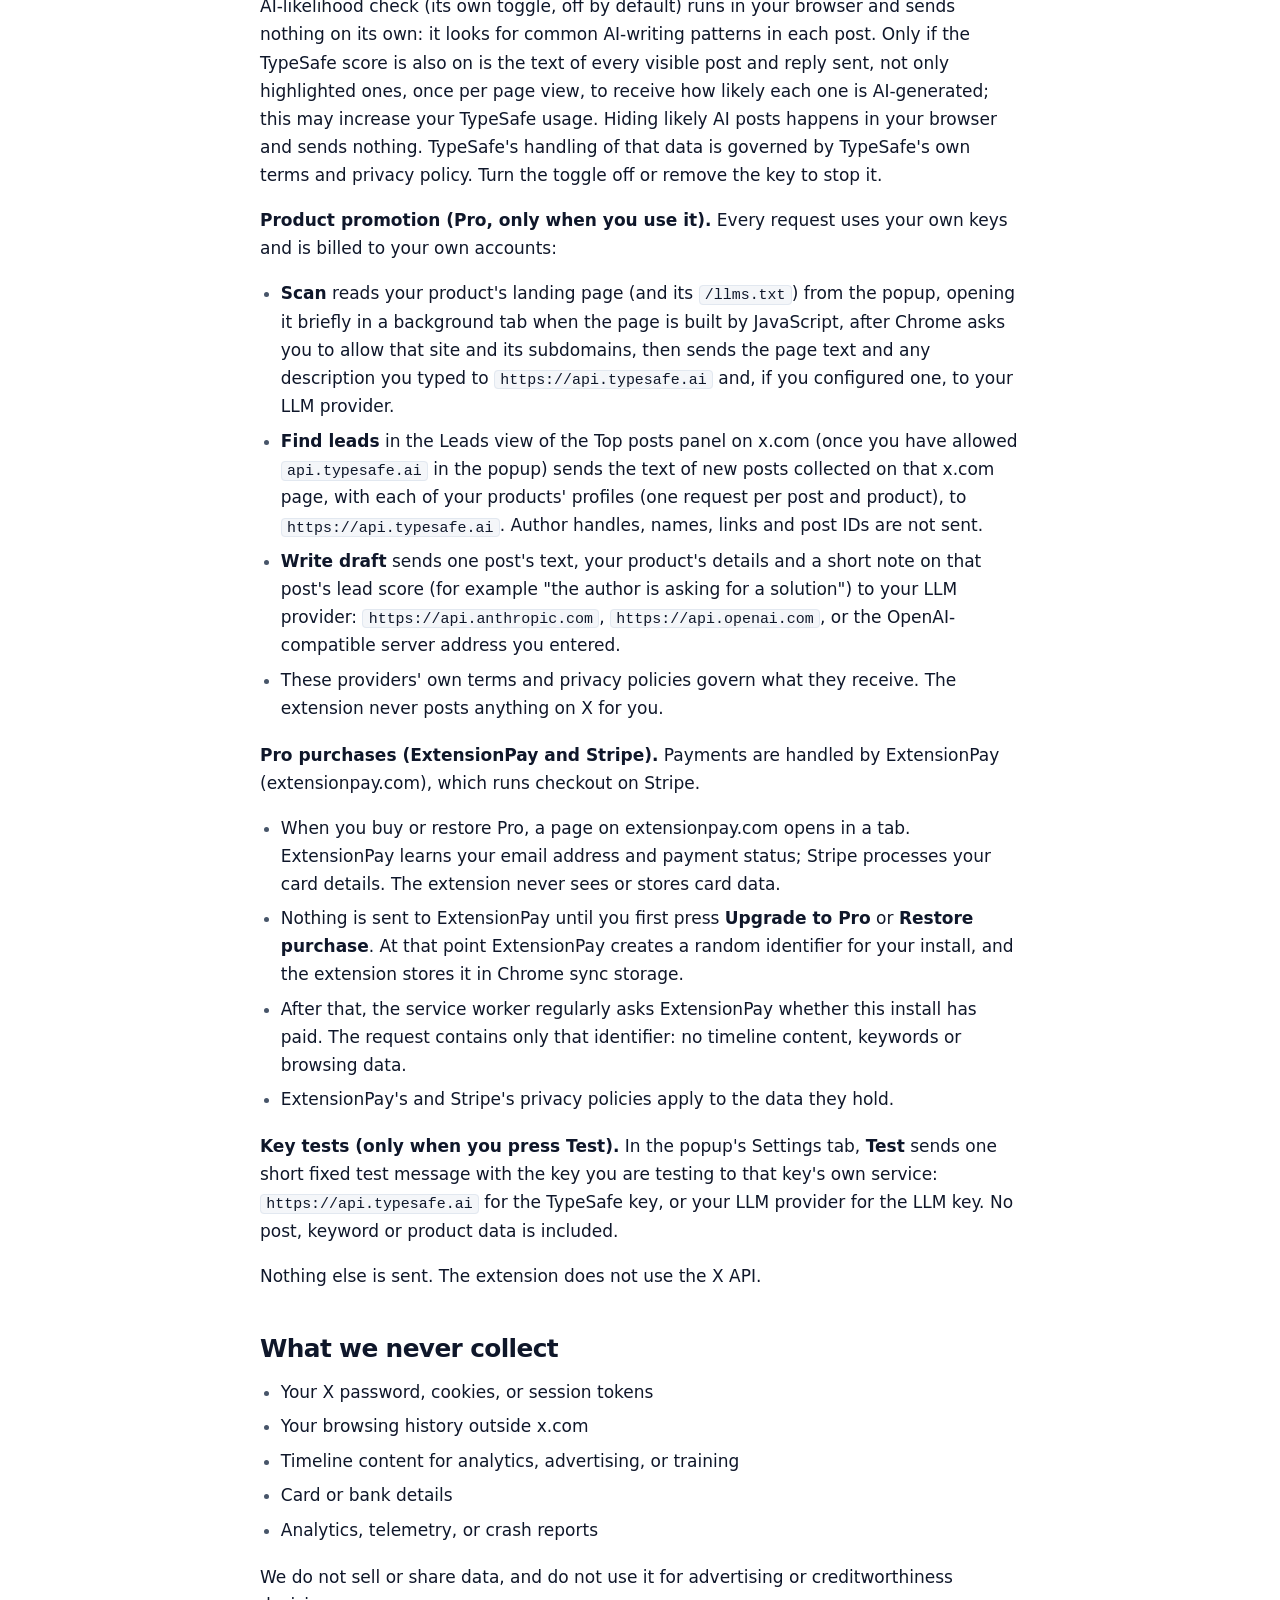
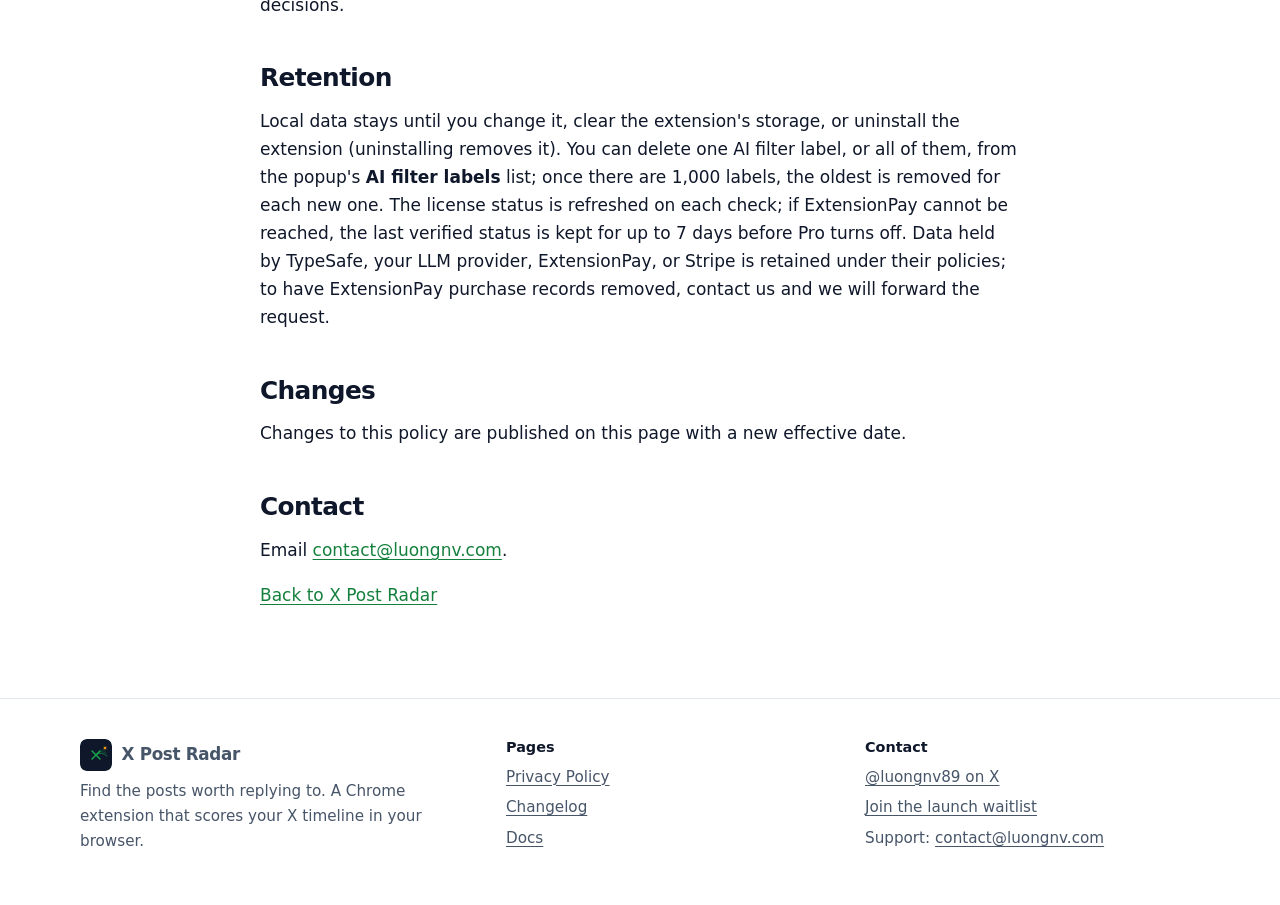
<file: privacy.html>
<!doctype html>
<html lang="en">
<head>
<meta charset="utf-8">
<meta name="viewport" content="width=device-width, initial-scale=1">
<title>Privacy Policy · X Post Radar</title>
<meta name="description" content="What the X Post Radar Chrome extension stores on your device, what leaves it, and what it never collects.">
<meta name="referrer" content="no-referrer">
<meta name="color-scheme" content="light dark">
<meta property="og:type" content="website">
<meta property="og:title" content="Privacy Policy · X Post Radar">
<meta property="og:description" content="What the X Post Radar Chrome extension stores on your device, what leaves it, and what it never collects.">
<link rel="icon" href="img/favicon.svg" type="image/svg+xml">
<link rel="stylesheet" href="css/style.css">
</head>
<body>
<!--email_off-->
<a class="skip" href="#main">Skip to content</a>
<header class="site-header">
  <div class="wrap">
    <a class="brand" href="index.html" aria-label="X Post Radar home"><img src="img/logo-icon.svg" alt="" width="32" height="32">X Post Radar</a>
    <nav class="nav" aria-label="Main">
      <a class="nav-opt" href="index.html#how">How it works</a><a class="nav-opt" href="index.html#pricing">Pricing</a><a class="nav-opt" href="index.html#faq">FAQ</a><a class="nav-docs" href="docs.html">Docs</a>
      <a class="btn btn-primary" href="mailto:contact@luongnv.com?subject=X%20Post%20Radar%20waitlist&amp;body=Please%20add%20me%20to%20the%20X%20Post%20Radar%20waitlist.">Join the launch waitlist</a>
    </nav>
  </div>
</header>
<main id="main">
<!-- Draft for legal review: confirm every statement before publishing. -->
<div class="doc-hero"><div class="narrow">
  <h1>X Post Radar privacy policy</h1>
  <p class="meta">Effective date: <time datetime="2026-11-11">2026-11-11</time></p>
</div></div>
<article class="prose"><div class="narrow">
<p class="lead">This policy covers the X Post Radar Chrome extension. There is no X Post Radar server and no user account with us.</p>

<h2 id="stored">What is stored on your device</h2>
<p>The extension stores the following in <code>chrome.storage.local</code> in your browser profile:</p>
<ul>
  <li>Your settings: signal weights, thresholds, niche keywords, mute keywords, and display options.</li>
  <li>Local learning data derived from how you interact with posts, and keywords read from your own X profile when you use Auto-setup (Pro).</li>
  <li>The on/off settings and threshold of the AI-likelihood check and of hiding likely AI posts, whether or not the TypeSafe score is on, and a marker that a one-time settings update has run. If you enable the TypeSafe score: its on/off setting. Your TypeSafe API key, if you enter one, is kept in the extension's own IndexedDB storage, which websites, x.com pages and other extensions cannot read; it is not encrypted on disk.</li>
  <li>Your AI filter labels (<code>xgc_aiLabels</code>), if you press <strong>AI</strong> or <strong>Not AI</strong> under a post or reply, or in the placeholder of a post hidden as likely AI. These buttons show only while the AI-likelihood check is on; labels you already gave stay stored when you turn it off. Each label keeps only a random identifier, the label (AI or Not AI), a short code identifying the version of the AI-writing pattern list, the post's word count, and which AI-writing patterns matched it, each with how often it matched (once, or twice or more). A label never keeps the post's text, its author, any link, the post's ID, the time you labelled it, or a score. To make a label, the post's text is read when you press the button, only to count its words and patterns, and is not kept. So that pressing a label again can undo it, the extension remembers which post on the page carries which label in memory only; this is never written to storage and is gone when the page reloads. At most the newest 1,000 labels are kept. Labels are not sent anywhere.</li>
  <li>Your license status (<code>xgc_entitlement</code>): plan, status, and when it was last checked.</li>
  <li>If you use product promotion (Pro): your product profiles and the text read from their landing pages, the posts scored for each product with their scores, your reply drafts, your reply style, your LLM provider settings, and your LLM API key (kept with the TypeSafe key in the extension's own IndexedDB).</li>
</ul>
<p>The extension reads the posts shown on x.com pages you open, including author handles and follower counts that X has already loaded in the page, to compute scores. This happens inside your browser. Scores and post data are not sent anywhere except as described below.</p>

<h2 id="leaves">What leaves your device</h2>
<p><strong>TypeSafe score (optional, off by default).</strong> If you turn it on and enter your own TypeSafe API key, the extension's service worker sends the text of highlighted posts, their public like, retweet and reply counts and age, and your niche keywords to <code>https://api.typesafe.ai</code>, authenticated with your key, and receives a score back. The AI-likelihood check (its own toggle, off by default) runs in your browser and sends nothing on its own: it looks for common AI-writing patterns in each post. Only if the TypeSafe score is also on is the text of every visible post and reply sent, not only highlighted ones, once per page view, to receive how likely each one is AI-generated; this may increase your TypeSafe usage. Hiding likely AI posts happens in your browser and sends nothing. TypeSafe's handling of that data is governed by TypeSafe's own terms and privacy policy. Turn the toggle off or remove the key to stop it.</p>
<p><strong>Product promotion (Pro, only when you use it).</strong> Every request uses your own keys and is billed to your own accounts:</p>
<ul>
  <li><strong>Scan</strong> reads your product's landing page (and its <code>/llms.txt</code>) from the popup, opening it briefly in a background tab when the page is built by JavaScript, after Chrome asks you to allow that site and its subdomains, then sends the page text and any description you typed to <code>https://api.typesafe.ai</code> and, if you configured one, to your LLM provider.</li>
  <li><strong>Find leads</strong> in the Leads view of the Top posts panel on x.com (once you have allowed <code>api.typesafe.ai</code> in the popup) sends the text of new posts collected on that x.com page, with each of your products' profiles (one request per post and product), to <code>https://api.typesafe.ai</code>. Author handles, names, links and post IDs are not sent.</li>
  <li><strong>Write draft</strong> sends one post's text, your product's details and a short note on that post's lead score (for example "the author is asking for a solution") to your LLM provider: <code>https://api.anthropic.com</code>, <code>https://api.openai.com</code>, or the OpenAI-compatible server address you entered.</li>
  <li>These providers' own terms and privacy policies govern what they receive. The extension never posts anything on X for you.</li>
</ul>
<p><strong>Pro purchases (ExtensionPay and Stripe).</strong> Payments are handled by ExtensionPay (extensionpay.com), which runs checkout on Stripe.</p>
<ul>
  <li>When you buy or restore Pro, a page on extensionpay.com opens in a tab. ExtensionPay learns your email address and payment status; Stripe processes your card details. The extension never sees or stores card data.</li>
  <li>Nothing is sent to ExtensionPay until you first press <strong>Upgrade to Pro</strong> or <strong>Restore purchase</strong>. At that point ExtensionPay creates a random identifier for your install, and the extension stores it in Chrome sync storage.</li>
  <li>After that, the service worker regularly asks ExtensionPay whether this install has paid. The request contains only that identifier: no timeline content, keywords or browsing data.</li>
  <li>ExtensionPay's and Stripe's privacy policies apply to the data they hold.</li>
</ul>
<p><strong>Key tests (only when you press Test).</strong> In the popup's Settings tab, <strong>Test</strong> sends one short fixed test message with the key you are testing to that key's own service: <code>https://api.typesafe.ai</code> for the TypeSafe key, or your LLM provider for the LLM key. No post, keyword or product data is included.</p>
<p>Nothing else is sent. The extension does not use the X API.</p>

<h2 id="never">What we never collect</h2>
<ul>
  <li>Your X password, cookies, or session tokens</li>
  <li>Your browsing history outside x.com</li>
  <li>Timeline content for analytics, advertising, or training</li>
  <li>Card or bank details</li>
  <li>Analytics, telemetry, or crash reports</li>
</ul>
<p>We do not sell or share data, and do not use it for advertising or creditworthiness decisions.</p>

<h2 id="retention">Retention</h2>
<p>Local data stays until you change it, clear the extension's storage, or uninstall the extension (uninstalling removes it). You can delete one AI filter label, or all of them, from the popup's <strong>AI filter labels</strong> list; once there are 1,000 labels, the oldest is removed for each new one. The license status is refreshed on each check; if ExtensionPay cannot be reached, the last verified status is kept for up to 7 days before Pro turns off. Data held by TypeSafe, your LLM provider, ExtensionPay, or Stripe is retained under their policies; to have ExtensionPay purchase records removed, contact us and we will forward the request.</p>

<h2 id="changes">Changes</h2>
<p>Changes to this policy are published on this page with a new effective date.</p>

<h2 id="contact">Contact</h2>
<p>Email <a href="mailto:contact@luongnv.com?subject=X%20Post%20Radar%20privacy">contact@luongnv.com</a>.</p>
<p><a href="index.html">Back to X Post Radar</a></p>
</div></article>
</main>
<footer class="site-footer">
  <div class="wrap">
    <div>
      <a class="brand" href="index.html"><img src="img/logo-icon.svg" alt="" width="32" height="32">X Post Radar</a>
      <p>Find the posts worth replying to. A Chrome extension that scores your X timeline in your browser.</p>
    </div>
    <nav aria-label="Site pages">
      <h2>Pages</h2>
      <ul>
        <li><a href="privacy.html" aria-current="page">Privacy Policy</a></li>
        <li><a href="changelog.html">Changelog</a></li>
        <li><a href="docs.html">Docs</a></li>
      </ul>
    </nav>
    <div>
      <h2>Contact</h2>
      <ul>
        <li><a href="https://x.com/luongnv89" rel="noopener">@luongnv89 on X</a></li>
        <li><a href="mailto:contact@luongnv.com?subject=X%20Post%20Radar%20waitlist&amp;body=Please%20add%20me%20to%20the%20X%20Post%20Radar%20waitlist.">Join the launch waitlist</a></li>
        <li>Support: <a href="mailto:contact@luongnv.com?subject=X%20Post%20Radar%20support">contact@luongnv.com</a></li>
      </ul>
    </div>
  </div>
</footer>
<!--/email_off-->
</body>
</html>
</file>
<file: css/style.css>
/* X Post Radar — site styles.
   No web fonts, no external resources: privacy is the product, so the page
   loads nothing from a third party. Character comes from weight, tracking
   and tabular numerals instead of a custom typeface. */

/* Palette maps the brand kit (assets/logo, store/) onto light and dark:
   navy #0f172a = ink / dark surface, #16a34a = signal green (lines, marks),
   #f59e0b = amber blip, teal from the store art for secondary marks.
   Text colors are darker/lighter variants chosen for WCAG AA. */
:root {
  --bg: #ffffff;
  --surface: #f4f6f9;
  --card: #ffffff;
  --ink: #0f172a;
  --muted: #475569;
  --line: #e2e8f0;
  --line-strong: #cbd5e1;
  --signal: #16a34a;
  --signal-text: #15803d;
  --teal: #0f766e;
  --amber: #f59e0b;
  --amber-text: #b45309;
  --low-text: #475569;
  --btn-bg: #15803d;
  --btn-ink: #ffffff;
  --btn-bg-hover: #166534;
  --focus: #0f766e;
  --shadow: 0 1px 2px rgba(15, 23, 42, 0.06), 0 12px 32px -12px rgba(15, 23, 42, 0.18);
  --ring: rgba(15, 118, 110, 0.18);
  --sweep: rgba(22, 163, 74, 0.16);
  --radius: 10px;
  --radius-sm: 6px;
  --max: 1120px;
  --font: ui-sans-serif, system-ui, -apple-system, "Segoe UI", Roboto, "Helvetica Neue", Arial, sans-serif;
  --mono: ui-monospace, "SF Mono", SFMono-Regular, Menlo, Consolas, "Liberation Mono", monospace;
  color-scheme: light dark;
}

@media (prefers-color-scheme: dark) {
  :root {
    --bg: #0a1020;
    --surface: #0f172a;
    --card: #111b30;
    --ink: #e5e9f0;
    --muted: #a3afc2;
    --line: #1e293b;
    --line-strong: #334155;
    --signal: #22c55e;
    --signal-text: #4ade80;
    --teal: #2dd4bf;
    --amber: #f59e0b;
    --amber-text: #fbbf24;
    --low-text: #a3afc2;
    --btn-bg: #4ade80;
    --btn-ink: #052e16;
    --btn-bg-hover: #86efac;
    --focus: #5eead4;
    --shadow: 0 1px 2px rgba(0, 0, 0, 0.4), 0 16px 40px -16px rgba(0, 0, 0, 0.7);
    --ring: rgba(45, 212, 191, 0.16);
    --sweep: rgba(34, 197, 94, 0.14);
  }
}

*, *::before, *::after { box-sizing: border-box; }

html { -webkit-text-size-adjust: 100%; scroll-behavior: smooth; }

body {
  margin: 0;
  background: var(--bg);
  color: var(--ink);
  font: 400 1.0625rem/1.65 var(--font);
  -webkit-font-smoothing: antialiased;
}

img, svg { display: block; max-width: 100%; }

a { color: var(--signal-text); text-underline-offset: 0.18em; text-decoration-thickness: 1px; }
a:hover { text-decoration-thickness: 2px; }

:focus-visible { outline: 3px solid var(--focus); outline-offset: 3px; border-radius: 4px; }

code {
  font-family: var(--mono);
  font-size: 0.88em;
  background: var(--surface);
  border: 1px solid var(--line);
  border-radius: 4px;
  padding: 0.05em 0.35em;
  overflow-wrap: anywhere;
}

h1, h2, h3 { line-height: 1.12; letter-spacing: -0.025em; margin: 0 0 0.6em; }
h1 { font-size: clamp(2.4rem, 5.6vw, 4rem); font-weight: 800; letter-spacing: -0.04em; }
h2 { font-size: clamp(1.75rem, 3.4vw, 2.5rem); font-weight: 800; }
h3 { font-size: 1.15rem; font-weight: 700; letter-spacing: -0.01em; }
p { margin: 0 0 1em; }

.wrap { width: min(100% - 2.5rem, var(--max)); margin-inline: auto; }
.narrow { width: min(100% - 2.5rem, 760px); margin-inline: auto; }

.skip {
  position: absolute; left: 1rem; top: -4rem; z-index: 50;
  background: var(--ink); color: var(--bg); padding: 0.6rem 1rem; border-radius: var(--radius-sm);
}
.skip:focus { top: 1rem; }

/* ---------- Header ---------- */
.site-header {
  position: sticky; top: 0; z-index: 20;
  background: var(--bg);
  background: color-mix(in srgb, var(--bg) 88%, transparent);
  backdrop-filter: saturate(1.4) blur(10px);
  -webkit-backdrop-filter: saturate(1.4) blur(10px);
  border-bottom: 1px solid var(--line);
}
.site-header .wrap { display: flex; align-items: center; gap: 1.25rem; min-height: 64px; }
.brand { display: flex; align-items: center; gap: 0.6rem; color: var(--ink); text-decoration: none; font-weight: 800; letter-spacing: -0.02em; font-size: 1.05rem; }
.brand img { width: 32px; height: 32px; border-radius: 7px; }
.nav { display: flex; align-items: center; gap: 1.25rem; margin-left: auto; }
.nav a { color: var(--muted); text-decoration: none; font-size: 0.95rem; font-weight: 500; }
.nav a:hover, .nav a[aria-current="page"] { color: var(--ink); }
.nav .btn { color: var(--btn-ink); }
@media (max-width: 760px) {
  .nav .nav-opt { display: none; }
}
/* Below 520px the header CTA would crowd the brand; the hero and page bodies
   carry the same waitlist CTA right below, so the header keeps brand + Docs. */
@media (max-width: 520px) {
  .nav .btn { display: none; }
}

/* ---------- Buttons ---------- */
.btn {
  display: inline-flex; align-items: center; justify-content: center; gap: 0.5rem;
  min-height: 44px; padding: 0.7rem 1.2rem;
  border-radius: 8px; border: 1px solid transparent;
  font: 650 1rem/1.2 var(--font); text-decoration: none; cursor: pointer;
  transition: background-color 160ms ease, border-color 160ms ease, transform 160ms ease, box-shadow 160ms ease;
}
.btn svg { width: 18px; height: 18px; flex: none; }
.btn-primary { background: var(--btn-bg); color: var(--btn-ink); box-shadow: 0 6px 18px -8px rgba(21, 128, 61, 0.6); }
.btn-primary:hover { background: var(--btn-bg-hover); transform: translateY(-1px); text-decoration: none; }
.btn-primary:active { transform: translateY(0); }
.btn-ghost { background: transparent; color: var(--ink); border-color: var(--line-strong); }
.btn-ghost:hover { border-color: var(--ink); text-decoration: none; }
.btn-row { display: flex; flex-wrap: wrap; gap: 0.75rem; align-items: center; }
.hint { font-size: 0.875rem; color: var(--muted); margin-top: 0.75rem; }

/* ---------- Hero ---------- */
.hero { position: relative; overflow: hidden; padding: clamp(3rem, 8vw, 6rem) 0 clamp(3rem, 7vw, 5rem); }
.hero::before {
  /* concentric radar rings, echoing the store marquee */
  content: ""; position: absolute; inset: auto -220px -260px auto; width: 760px; height: 760px; border-radius: 50%;
  background: repeating-radial-gradient(circle, transparent 0 79px, var(--ring) 79px 81px);
  pointer-events: none;
}
.hero .wrap { position: relative; display: grid; gap: clamp(2.5rem, 5vw, 4rem); grid-template-columns: 1fr; align-items: center; }
@media (min-width: 960px) { .hero .wrap { grid-template-columns: 1.08fr 0.92fr; } }
.hero .lede { font-size: clamp(1.1rem, 1.6vw, 1.25rem); color: var(--muted); max-width: 38rem; }
.status {
  display: inline-flex; align-items: center; gap: 0.55rem; margin-bottom: 1.4rem;
  font-size: 0.9rem; color: var(--muted); border: 1px solid var(--line-strong); border-radius: 8px; padding: 0.35rem 0.75rem;
  background: var(--card);
}
.status .blip { width: 8px; height: 8px; border-radius: 50%; background: var(--amber); box-shadow: 0 0 0 4px rgba(245, 158, 11, 0.2); }
.trust { list-style: none; display: flex; flex-wrap: wrap; gap: 0.5rem 1.25rem; padding: 0; margin: 2rem 0 0; font-size: 0.92rem; color: var(--muted); }
.trust li { display: flex; align-items: center; gap: 0.45rem; }
.trust svg { width: 16px; height: 16px; color: var(--signal-text); }

/* Radar card — an illustration of score badges, not a screenshot. */
.radar { margin: 0; }
.radar-card {
  position: relative; overflow: hidden; border-radius: 14px; border: 1px solid var(--line-strong);
  background: var(--card); box-shadow: var(--shadow); padding: 1rem;
}
.radar-card::before {
  content: ""; position: absolute; width: 900px; height: 900px; left: 50%; top: 50%; margin: -450px 0 0 -450px;
  background: conic-gradient(from 0deg, transparent 0 300deg, var(--sweep) 350deg, transparent 360deg);
  animation: sweep 7s linear infinite; pointer-events: none;
}
@keyframes sweep { to { transform: rotate(360deg); } }
.post {
  position: relative; display: grid; grid-template-columns: 40px 1fr auto; gap: 0.85rem; align-items: center;
  padding: 0.95rem 0.6rem; border-bottom: 1px solid var(--line);
  /* Stagger only moves the rows; they stay visible even if animations never run. */
  animation: rise 520ms cubic-bezier(.2, .7, .2, 1) backwards;
}
.post:last-child { border-bottom: 0; }
.post:nth-child(1) { animation-delay: 120ms; }
.post:nth-child(2) { animation-delay: 240ms; }
.post:nth-child(3) { animation-delay: 360ms; }
.post:nth-child(4) { animation-delay: 480ms; }
@keyframes rise { from { transform: translateY(10px); } to { transform: none; } }
.avatar { width: 40px; height: 40px; border-radius: 50%; background: var(--line-strong); }
.lines span { display: block; height: 9px; border-radius: 5px; background: var(--line-strong); margin: 6px 0; }
.lines span:nth-child(1) { width: 38%; height: 10px; background: var(--muted); opacity: 0.55; }
.lines span:nth-child(2) { width: 92%; }
.lines span:nth-child(3) { width: 70%; }
.post.is-high { box-shadow: inset 3px 0 0 var(--signal); background: color-mix(in srgb, var(--signal) 6%, transparent); }
.badge {
  display: inline-flex; align-items: baseline; gap: 0.35rem; padding: 0.3rem 0.55rem; border-radius: 6px;
  border: 1.5px solid currentColor; font-size: 0.8rem; font-weight: 700; white-space: nowrap; background: var(--card);
}
.badge b { font-family: var(--mono); font-variant-numeric: tabular-nums; font-size: 0.95rem; }
.badge-high { color: var(--signal-text); }
.badge-med { color: var(--amber-text); }
.badge-low { color: var(--low-text); }
.post.is-hidden { grid-template-columns: 1fr auto; color: var(--muted); font-size: 0.88rem; }
.post.is-hidden .chip { display: inline-flex; gap: 0.4rem; align-items: center; }
.chip-ai { font-family: var(--mono); font-weight: 700; color: var(--amber-text); border: 1px dashed currentColor; border-radius: 6px; padding: 0.15rem 0.45rem; font-size: 0.8rem; }
.fake-btn { border: 1px solid var(--line-strong); border-radius: 6px; padding: 0.25rem 0.6rem; font-size: 0.8rem; color: var(--ink); }
.radar figcaption { font-size: 0.85rem; color: var(--muted); margin-top: 0.75rem; text-align: center; }

/* ---------- Sections ---------- */
.section { padding: clamp(3.5rem, 8vw, 6rem) 0; }
.section.alt { background: var(--surface); border-block: 1px solid var(--line); }
.section-head { max-width: 46rem; margin-bottom: 2.5rem; }
.section-head p { color: var(--muted); font-size: 1.1rem; }

.scenarios { display: grid; gap: 1rem; grid-template-columns: 1fr; counter-reset: none; }
@media (min-width: 820px) { .scenarios { grid-template-columns: repeat(3, 1fr); } }
.scenario {
  background: var(--card); border: 1px solid var(--line); border-radius: var(--radius); padding: 1.4rem;
  border-top: 3px solid var(--line-strong);
}
.scenario p { margin: 0; }
.scenario svg { width: 22px; height: 22px; color: var(--muted); margin-bottom: 0.8rem; }

.costs { list-style: none; padding: 0; margin: 0; display: grid; gap: 0; border-top: 1px solid var(--line-strong); }
.costs li { display: grid; grid-template-columns: 28px 1fr; gap: 1rem; padding: 1.1rem 0; border-bottom: 1px solid var(--line-strong); font-size: 1.1rem; }
.costs svg { width: 22px; height: 22px; color: var(--amber-text); margin-top: 0.2rem; }

.features { display: grid; gap: 1.25rem; grid-template-columns: 1fr; }
@media (min-width: 720px) { .features { grid-template-columns: repeat(2, 1fr); } }
@media (min-width: 1040px) { .features { grid-template-columns: repeat(6, 1fr); } .features .card { grid-column: span 2; } .features .card:nth-child(4), .features .card:nth-child(5) { grid-column: span 3; } }
@media (min-width: 1040px) { .features.pair .card { grid-column: span 3; } }
.card {
  background: var(--card); border: 1px solid var(--line); border-radius: var(--radius); padding: 1.5rem;
  box-shadow: 0 1px 0 var(--line); transition: border-color 160ms ease, box-shadow 160ms ease;
}
.card:hover { border-color: var(--line-strong); box-shadow: var(--shadow); }
.card p { color: var(--muted); margin: 0; }
.icon {
  width: 42px; height: 42px; border-radius: 9px; display: grid; place-items: center; margin-bottom: 1rem;
  border: 1px solid var(--line-strong); color: var(--signal-text); background: var(--surface);
}
.icon svg { width: 22px; height: 22px; }
.edge {
  margin-top: 2rem; padding: 1.25rem 1.5rem; border: 1px solid var(--line-strong); border-left: 4px solid var(--signal);
  border-radius: var(--radius); background: var(--card); font-size: 1.05rem;
}
.edge strong { display: block; margin-bottom: 0.2rem; }

.steps { list-style: none; padding: 0; margin: 0 0 2.25rem; display: grid; gap: 1.25rem; grid-template-columns: 1fr; }
@media (min-width: 820px) { .steps { grid-template-columns: repeat(3, 1fr); } }
.steps li { position: relative; padding: 1.5rem; border: 1px solid var(--line); border-radius: var(--radius); background: var(--card); }
.steps li p { margin: 0; }
@media (min-width: 820px) {
  .steps li:not(:last-child)::after {
    content: ""; position: absolute; top: 42px; right: -1.25rem; width: 1.25rem; height: 2px; background: var(--signal);
  }
}

.split { display: grid; gap: 2.5rem; grid-template-columns: 1fr; }
@media (min-width: 960px) { .split { grid-template-columns: 0.9fr 1.1fr; } }
.signals { list-style: none; padding: 0; margin: 0 0 1.5rem; }
.signals li { padding: 0.75rem 0; border-bottom: 1px solid var(--line); }
.signals li strong { display: block; }
.signals li span { color: var(--muted); font-size: 0.97rem; }
.guards { border: 1px solid var(--line-strong); border-radius: var(--radius); padding: 1.1rem 1.25rem; background: var(--card); }
.guards p:last-child { margin: 0; }
.note { color: var(--muted); font-size: 0.95rem; }

.table-wrap { overflow-x: auto; border: 1px solid var(--line-strong); border-radius: var(--radius); background: var(--card); }
table { width: 100%; border-collapse: collapse; font-size: 0.95rem; }
th, td { text-align: left; vertical-align: top; padding: 0.85rem 1rem; border-bottom: 1px solid var(--line); }
tr:last-child td { border-bottom: 0; }
thead th { font-size: 0.85rem; color: var(--muted); font-weight: 650; background: var(--surface); }
td:first-child { font-weight: 650; white-space: nowrap; }
.nothing { color: var(--signal-text); font-weight: 650; }
.table-note { caption-side: bottom; text-align: left; padding: 0.85rem 1rem; }
@media (max-width: 640px) { td:first-child { white-space: normal; } }

/* ---------- Pricing ---------- */
.plans { display: grid; gap: 1.25rem; grid-template-columns: 1fr; align-items: stretch; }
@media (min-width: 880px) { .plans { grid-template-columns: 1fr 1fr; } }
.plan { display: flex; flex-direction: column; background: var(--card); border: 1px solid var(--line-strong); border-radius: 14px; padding: 1.75rem; }
.plan.pro { border: 2px solid var(--signal); box-shadow: var(--shadow); }
.plan h3 { font-size: 1.4rem; margin-bottom: 0.3rem; }
.price { font-size: 2.4rem; font-weight: 800; letter-spacing: -0.03em; line-height: 1.1; margin: 0.4rem 0 0.2rem; }
.price small { font-size: 1rem; font-weight: 500; color: var(--muted); letter-spacing: 0; }
.plan ul { list-style: none; padding: 0; margin: 1.25rem 0 0; }
.plan li { display: grid; grid-template-columns: 20px 1fr; gap: 0.7rem; padding: 0.55rem 0; border-top: 1px solid var(--line); font-size: 0.97rem; }
.plan li svg { width: 18px; height: 18px; color: var(--signal-text); margin-top: 0.25rem; }
.rates { display: grid; grid-template-columns: repeat(3, 1fr); gap: 0.5rem; margin: 0.75rem 0 0; }
.rate { border: 1px solid var(--line-strong); border-radius: 8px; padding: 0.7rem 0.6rem; text-align: center; }
.rate b { display: block; font-size: 1.3rem; letter-spacing: -0.02em; font-variant-numeric: tabular-nums; }
.rate span { font-size: 0.82rem; color: var(--muted); }
.callout { margin-top: 0.9rem; font-size: 0.9rem; color: var(--signal-text); font-weight: 600; }
.pricing-notes { margin-top: 1.75rem; display: grid; gap: 1rem; grid-template-columns: 1fr; }
@media (min-width: 880px) { .pricing-notes { grid-template-columns: 1fr 1fr; } }
.pricing-notes p { margin: 0; color: var(--muted); }
.pricing-notes strong { color: var(--ink); }
.pricing-notes + .btn-row { margin-top: 2.25rem; }

/* ---------- FAQ ---------- */
.faq { border-top: 1px solid var(--line-strong); }
.faq details { border-bottom: 1px solid var(--line-strong); }
.faq summary {
  list-style: none; cursor: pointer; padding: 1.15rem 2.5rem 1.15rem 0; position: relative;
  font-weight: 700; font-size: 1.08rem;
}
.faq summary::-webkit-details-marker { display: none; }
.faq summary::after {
  content: ""; position: absolute; right: 0.4rem; top: 50%; width: 10px; height: 10px; margin-top: -7px;
  border-right: 2px solid var(--muted); border-bottom: 2px solid var(--muted); transform: rotate(45deg); transition: transform 160ms ease;
}
.faq details[open] summary::after { transform: rotate(225deg); margin-top: -2px; }
.faq summary:hover { color: var(--signal-text); }
.faq details p { color: var(--muted); padding-bottom: 1.1rem; margin: 0; max-width: 44rem; }

/* ---------- Final CTA ---------- */
.final { text-align: center; }
.final .panel {
  position: relative; overflow: hidden; border: 1px solid var(--line-strong); border-radius: 18px; background: var(--card);
  padding: clamp(2.5rem, 6vw, 4rem) clamp(1.25rem, 5vw, 4rem); box-shadow: var(--shadow);
}
.final .panel::before {
  content: ""; position: absolute; left: 50%; top: 100%; width: 900px; height: 900px; margin-left: -450px; margin-top: -450px; border-radius: 50%;
  background: repeating-radial-gradient(circle, transparent 0 69px, var(--ring) 69px 71px); pointer-events: none;
}
.final .panel > * { position: relative; }
.final p { color: var(--muted); max-width: 40rem; margin-inline: auto; }
.final .btn-row { justify-content: center; margin-top: 1.75rem; }

/* ---------- Document pages ---------- */
.doc-hero { padding: clamp(2.5rem, 6vw, 4rem) 0 1.5rem; border-bottom: 1px solid var(--line); }
.doc-hero h1 { font-size: clamp(2.1rem, 4.5vw, 3rem); }
.doc-hero p { color: var(--muted); font-size: 1.08rem; margin: 0; }
.meta { font-size: 0.95rem; color: var(--muted); margin-top: 0.5rem; }
.prose { padding: 2.5rem 0 4.5rem; }
.prose h2 { font-size: 1.55rem; margin-top: 2.6rem; padding-top: 0.25rem; }
.prose h3 { margin-top: 1.8rem; }
.prose ul, .prose ol { padding-left: 1.3rem; margin: 0 0 1.1em; }
.prose li { margin: 0.4rem 0; }
.prose li::marker { color: var(--muted); }
.prose .lead { font-size: 1.12rem; }
.toc { border: 1px solid var(--line-strong); border-radius: var(--radius); padding: 1rem 1.25rem; background: var(--surface); margin-bottom: 1rem; }
.toc p { font-weight: 700; margin: 0 0 0.4rem; }
.toc ul { margin: 0; columns: 2 14rem; }
.callout-box { border: 1px solid var(--line-strong); border-left: 4px solid var(--amber); border-radius: var(--radius); padding: 1rem 1.25rem; background: var(--card); margin: 1.25rem 0; }
.callout-box p:last-child { margin: 0; }

.release { border-top: 1px solid var(--line-strong); padding-top: 2rem; margin-top: 2.5rem; }
.release:first-of-type { border-top: 0; margin-top: 0; padding-top: 0; }
.release h2 { margin: 0 0 0.25rem; padding: 0; display: flex; flex-wrap: wrap; align-items: baseline; gap: 0.75rem; }
.release time { font-size: 1rem; color: var(--muted); font-weight: 500; letter-spacing: 0; }
.release h3 { font-size: 0.95rem; text-transform: none; color: var(--signal-text); margin: 1.4rem 0 0.4rem; }
.release h3.action { color: var(--amber-text); }

/* ---------- Footer ---------- */
.site-footer { border-top: 1px solid var(--line); padding: 2.5rem 0 3rem; font-size: 0.95rem; color: var(--muted); }
.site-footer .wrap { display: grid; gap: 1.5rem; grid-template-columns: 1fr; }
@media (min-width: 820px) { .site-footer .wrap { grid-template-columns: 1.2fr 1fr 1fr; } }
.site-footer .brand { margin-bottom: 0.5rem; }
.site-footer p { margin: 0; }
.site-footer h2 { font-size: 0.9rem; letter-spacing: 0; color: var(--ink); margin: 0 0 0.6rem; }
.site-footer ul { list-style: none; padding: 0; margin: 0; }
.site-footer li { margin: 0.35rem 0; }
.site-footer a { color: var(--muted); }
.site-footer a:hover { color: var(--ink); }

@media (prefers-reduced-motion: reduce) {
  *, *::before, *::after { animation: none !important; transition: none !important; scroll-behavior: auto !important; }
}

@media print {
  .site-header, .hero::before, .radar-card::before, .final .panel::before { display: none; }
}
</file>
